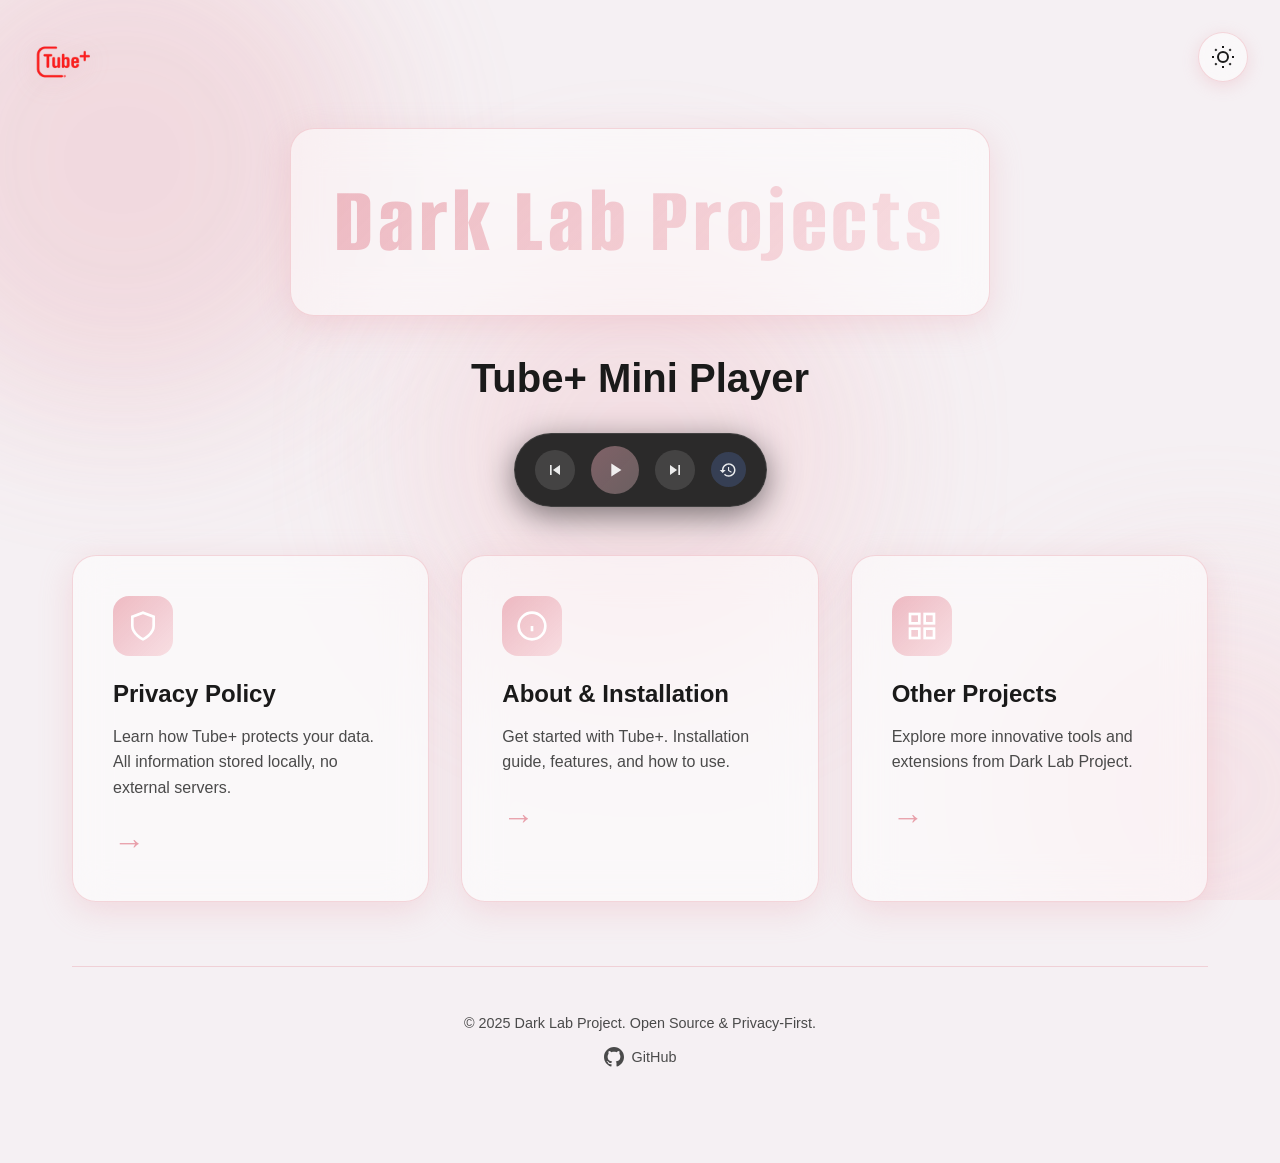
<file: index.html>
<!DOCTYPE html>
<html lang="en">
<head>
    <meta charset="UTF-8">
    <meta name="viewport" content="width=device-width, initial-scale=1.0">
    <title>Tube+ | Dark Lab Project</title>
    <meta name="description" content="Tube+ - A privacy-first YouTube mini player extension for Chrome">
    <link rel="stylesheet" href="styles.css">
    <link rel="icon" type="image/png" href="icon128.png">
    <!-- Google Fonts -->
    <link rel="preconnect" href="https://fonts.googleapis.com">
    <link rel="preconnect" href="https://fonts.gstatic.com" crossorigin>
    <link href="https://fonts.googleapis.com/css2?family=Alumni+Sans:wght@400;700;800&family=Agdasima:wght@400;700&family=Comfortaa:wght@400;600;700&display=swap" rel="stylesheet">
</head>
<body>
    <!-- Dark Mode Toggle -->
    <button class="theme-toggle" id="themeToggle" aria-label="Toggle dark mode">
        <svg class="sun-icon" viewBox="0 0 24 24" fill="none" stroke="currentColor" stroke-width="2">
            <circle cx="12" cy="12" r="5"/>
            <line x1="12" y1="1" x2="12" y2="3"/>
            <line x1="12" y1="21" x2="12" y2="23"/>
            <line x1="4.22" y1="4.22" x2="5.64" y2="5.64"/>
            <line x1="18.36" y1="18.36" x2="19.78" y2="19.78"/>
            <line x1="1" y1="12" x2="3" y2="12"/>
            <line x1="21" y1="12" x2="23" y2="12"/>
            <line x1="4.22" y1="19.78" x2="5.64" y2="18.36"/>
            <line x1="18.36" y1="5.64" x2="19.78" y2="4.22"/>
        </svg>
        <svg class="moon-icon" viewBox="0 0 24 24" fill="none" stroke="currentColor" stroke-width="2">
            <path d="M21 12.79A9 9 0 1 1 11.21 3 7 7 0 0 0 21 12.79z"/>
        </svg>
    </button>

    <!-- Animated Background -->
    <div class="background-blur">
        <div class="blob blob-1"></div>
        <div class="blob blob-2"></div>
        <div class="blob blob-3"></div>
    </div>

    <!-- Main Container -->
    <div class="container">
        <!-- Logo in top-left corner -->
        <div class="corner-logo">
            <img src="icon128.png" alt="Tube+ Logo">
        </div>

        <!-- Header / Banner -->
        <header class="header">
            <div class="title-card">
                <h1 class="title">Dark Lab Projects</h1>
            </div>
        </header>

        <!-- Product Presentation -->
        <section class="product-presentation">
            <h2 class="presentation-title">Tube+ Mini Player</h2>
            
            <div class="demo-player">
                <button class="demo-btn demo-prev" id="demo-prev" aria-label="Previous">
                    <svg viewBox="0 0 24 24" fill="currentColor">
                        <path d="M6 6h2v12H6zm3.5 6l8.5 6V6z"/>
                    </svg>
                </button>

                <button class="demo-btn demo-play" id="demo-play" aria-label="Play">
                    <svg class="play-icon" viewBox="0 0 24 24" fill="currentColor">
                        <path d="M8 5v14l11-7z"/>
                    </svg>
                    <svg class="pause-icon" viewBox="0 0 24 24" fill="currentColor">
                        <path d="M6 4h4v16H6zM14 4h4v16h-4z"/>
                    </svg>
                </button>

                <button class="demo-btn demo-next" id="demo-next" aria-label="Next">
                    <svg viewBox="0 0 24 24" fill="currentColor">
                        <path d="M6 18l8.5-6L6 6v12zM16 6v12h2V6h-2z"/>
                    </svg>
                </button>

                <button class="demo-btn demo-history" id="demo-history" aria-label="History">
                    <svg viewBox="0 0 24 24" fill="currentColor">
                        <path d="M13 3c-4.97 0-9 4.03-9 9H1l3.89 3.89.07.14L9 12H6c0-3.87 3.13-7 7-7s7 3.13 7 7-3.13 7-7 7c-1.93 0-3.68-.79-4.94-2.06l-1.42 1.42C8.27 19.99 10.51 21 13 21c4.97 0 9-4.03 9-9s-4.03-9-9-9zm-1 5v5l4.28 2.54.72-1.21-3.5-2.08V8H12z"/>
                    </svg>
                </button>
            </div>
        </section>

        <!-- Cards Section -->
        <main class="cards-grid">
            <!-- Privacy Policy Card -->
            <a href="privacy.html" class="card">
                <div class="card-icon">
                    <svg viewBox="0 0 24 24" fill="none" stroke="currentColor" stroke-width="2">
                        <path d="M12 22s8-4 8-10V5l-8-3-8 3v7c0 6 8 10 8 10z"/>
                    </svg>
                </div>
                <h3 class="card-title">Privacy Policy</h3>
                <p class="card-description">
                    Learn how Tube+ protects your data. All information stored locally, no external servers.
                </p>
                <div class="card-arrow">→</div>
            </a>

            <!-- About / Installation Card -->
            <a href="about.html" class="card">
                <div class="card-icon">
                    <svg viewBox="0 0 24 24" fill="none" stroke="currentColor" stroke-width="2">
                        <circle cx="12" cy="12" r="10"/>
                        <line x1="12" y1="16" x2="12" y2="12"/>
                        <line x1="12" y1="8" x2="12.01" y2="8"/>
                    </svg>
                </div>
                <h3 class="card-title">About & Installation</h3>
                <p class="card-description">
                    Get started with Tube+. Installation guide, features, and how to use.
                </p>
                <div class="card-arrow">→</div>
            </a>

            <!-- Other Projects Card -->
            <a href="projects.html" class="card">
                <div class="card-icon">
                    <svg viewBox="0 0 24 24" fill="none" stroke="currentColor" stroke-width="2">
                        <rect x="3" y="3" width="7" height="7"/>
                        <rect x="14" y="3" width="7" height="7"/>
                        <rect x="14" y="14" width="7" height="7"/>
                        <rect x="3" y="14" width="7" height="7"/>
                    </svg>
                </div>
                <h3 class="card-title">Other Projects</h3>
                <p class="card-description">
                    Explore more innovative tools and extensions from Dark Lab Project.
                </p>
                <div class="card-arrow">→</div>
            </a>
        </main>

        <!-- Footer -->
        <footer class="footer">
            <p>© 2025 Dark Lab Project. Open Source & Privacy-First.</p>
            <div class="footer-links">
                <a href="https://github.com/darklabproject24/TubePlus" target="_blank" rel="noopener noreferrer">
                    <svg viewBox="0 0 24 24" fill="currentColor">
                        <path d="M12 0c-6.626 0-12 5.373-12 12 0 5.302 3.438 9.8 8.207 11.387.599.111.793-.261.793-.577v-2.234c-3.338.726-4.033-1.416-4.033-1.416-.546-1.387-1.333-1.756-1.333-1.756-1.089-.745.083-.729.083-.729 1.205.084 1.839 1.237 1.839 1.237 1.07 1.834 2.807 1.304 3.492.997.107-.775.418-1.305.762-1.604-2.665-.305-5.467-1.334-5.467-5.931 0-1.311.469-2.381 1.236-3.221-.124-.303-.535-1.524.117-3.176 0 0 1.008-.322 3.301 1.23.957-.266 1.983-.399 3.003-.404 1.02.005 2.047.138 3.006.404 2.291-1.552 3.297-1.23 3.297-1.23.653 1.653.242 2.874.118 3.176.77.84 1.235 1.911 1.235 3.221 0 4.609-2.807 5.624-5.479 5.921.43.372.823 1.102.823 2.222v3.293c0 .319.192.694.801.576 4.765-1.589 8.199-6.086 8.199-11.386 0-6.627-5.373-12-12-12z"/>
                    </svg>
                    GitHub
                </a>
            </div>
        </footer>
    </div>

    <script src="script.js"></script>
</body>
</html>
</file>
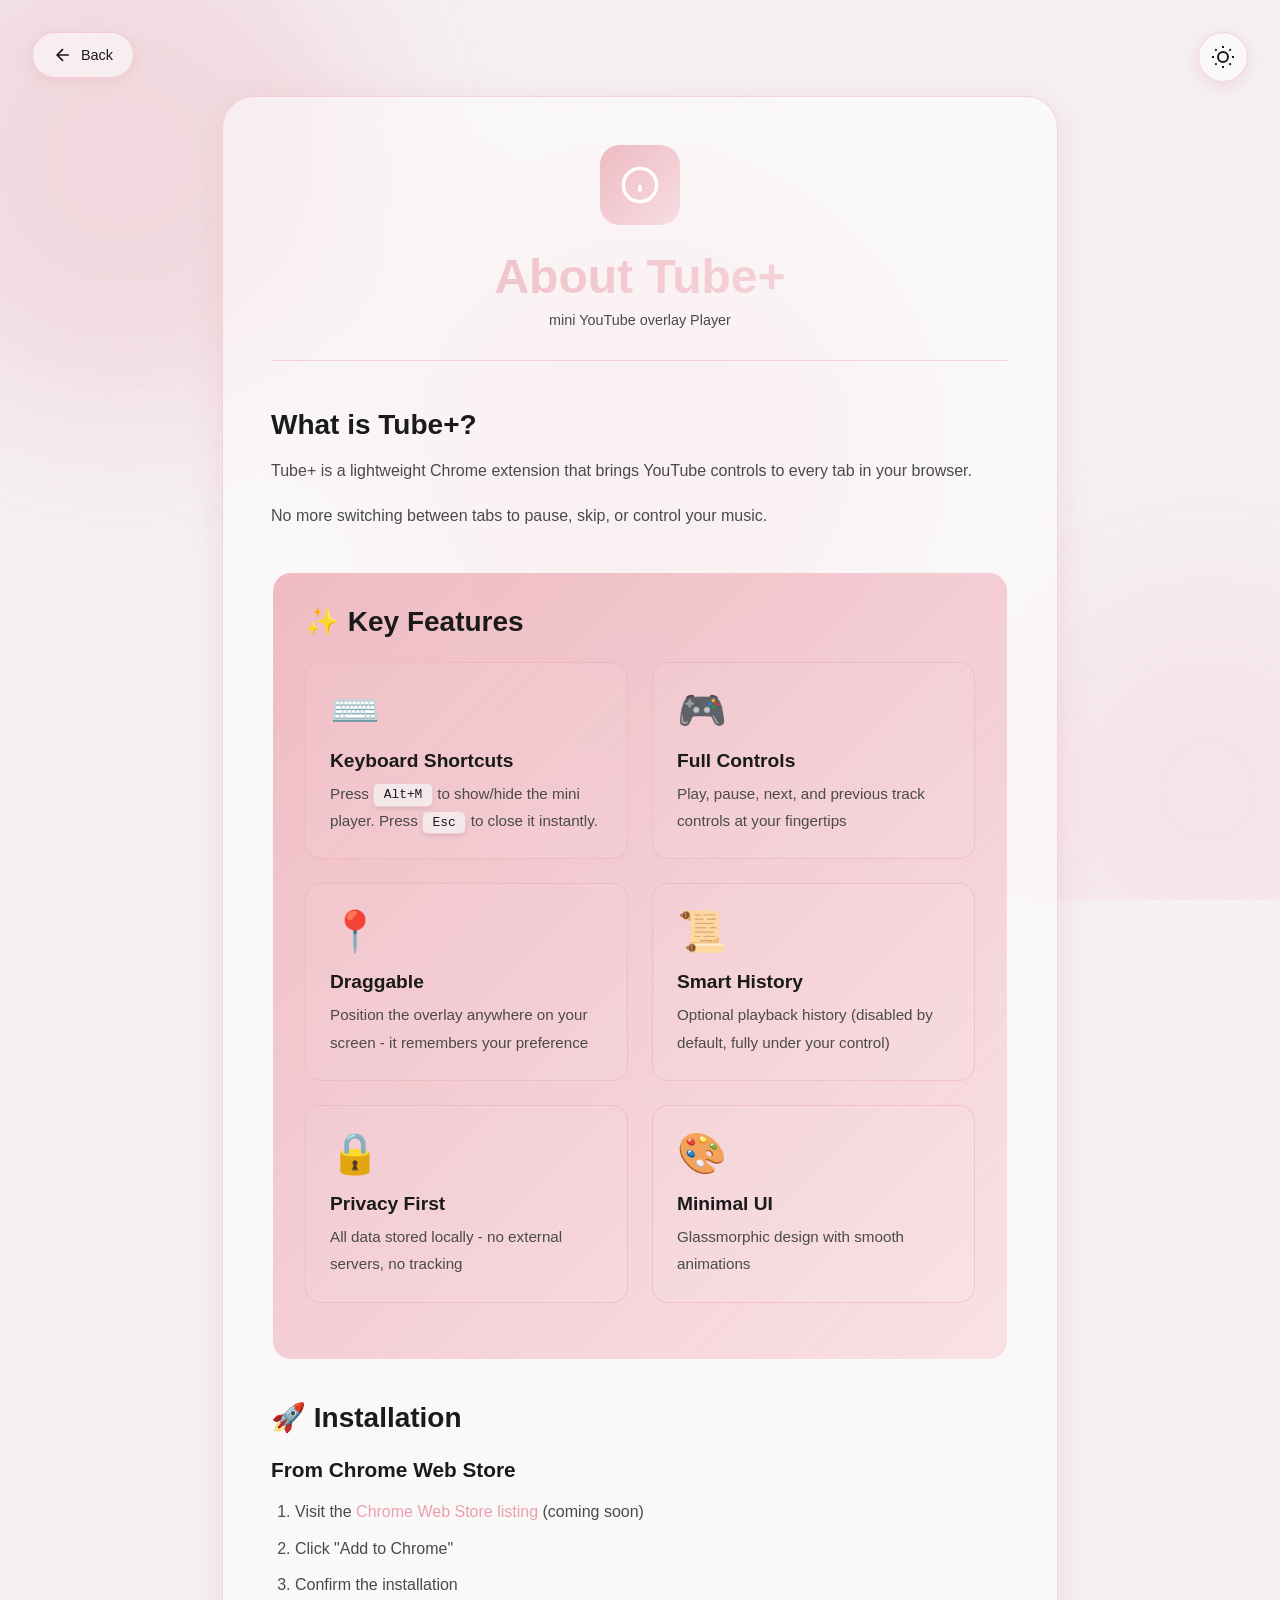
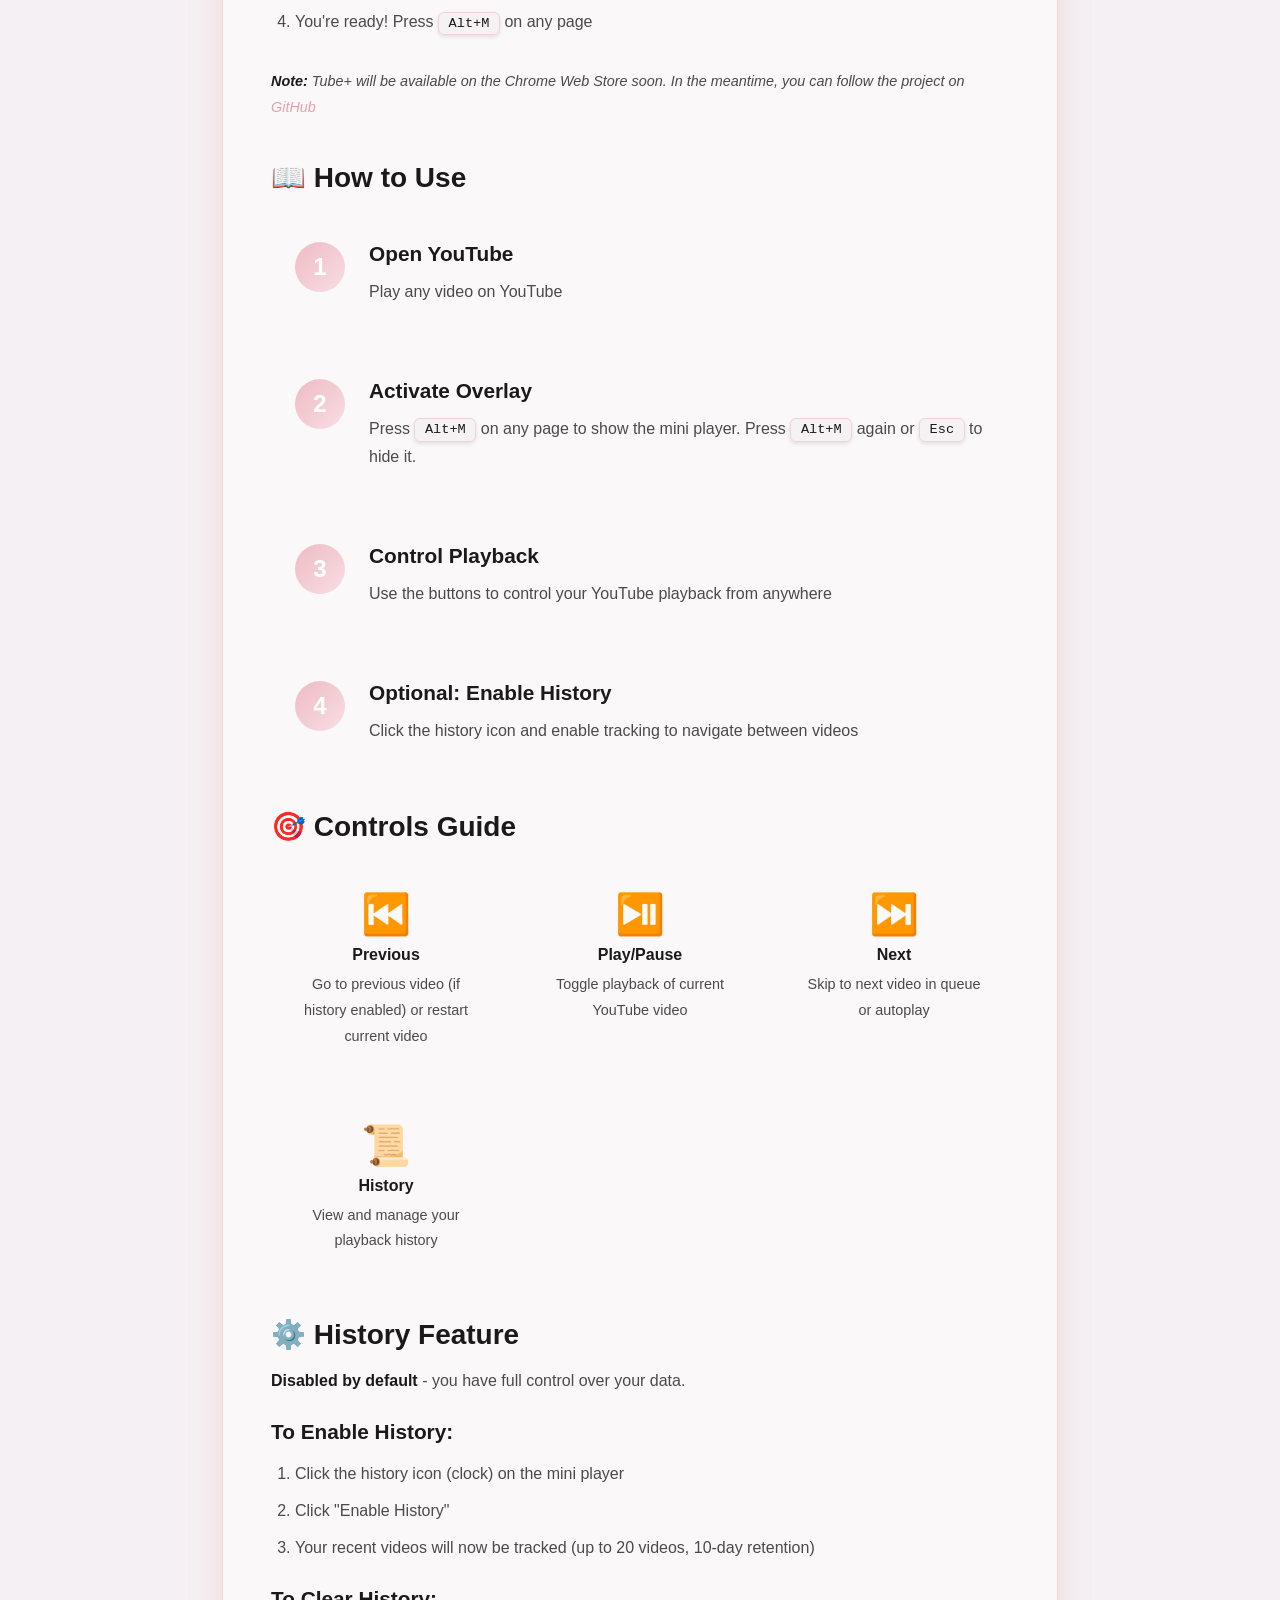
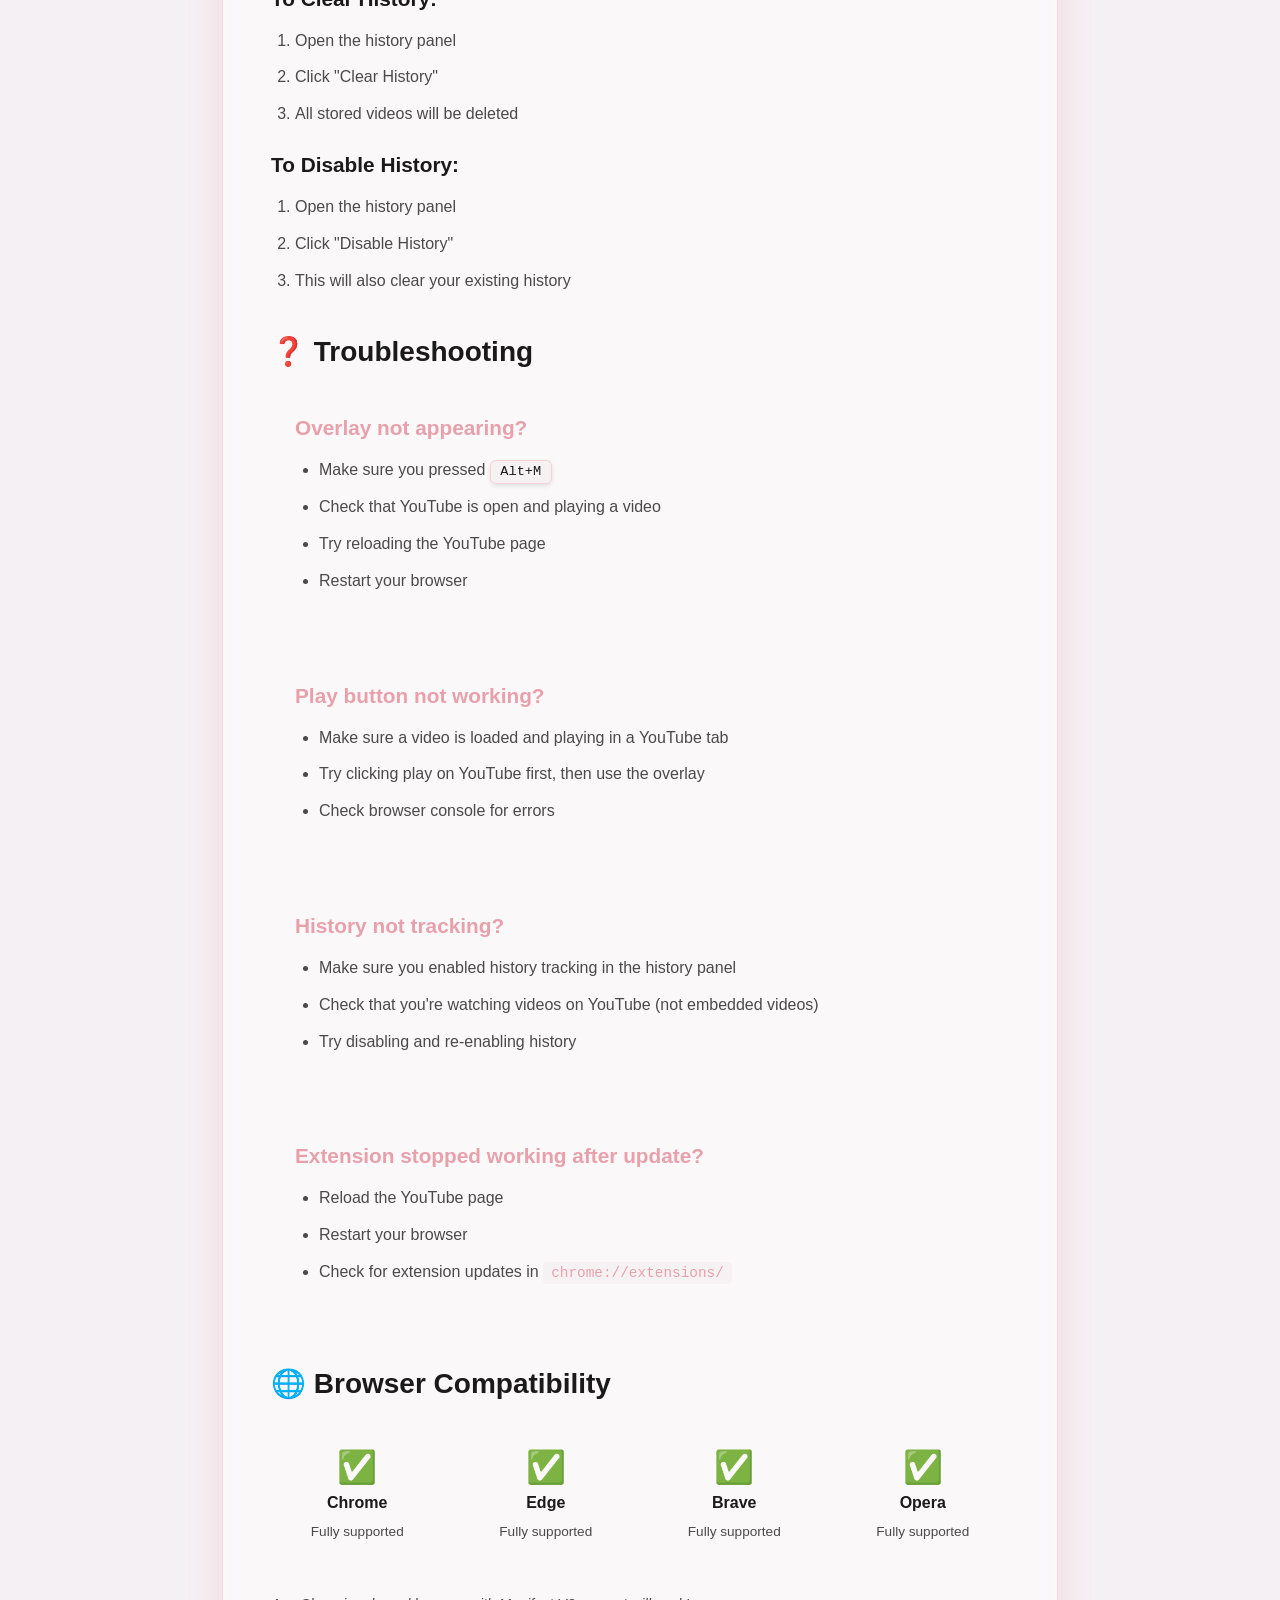
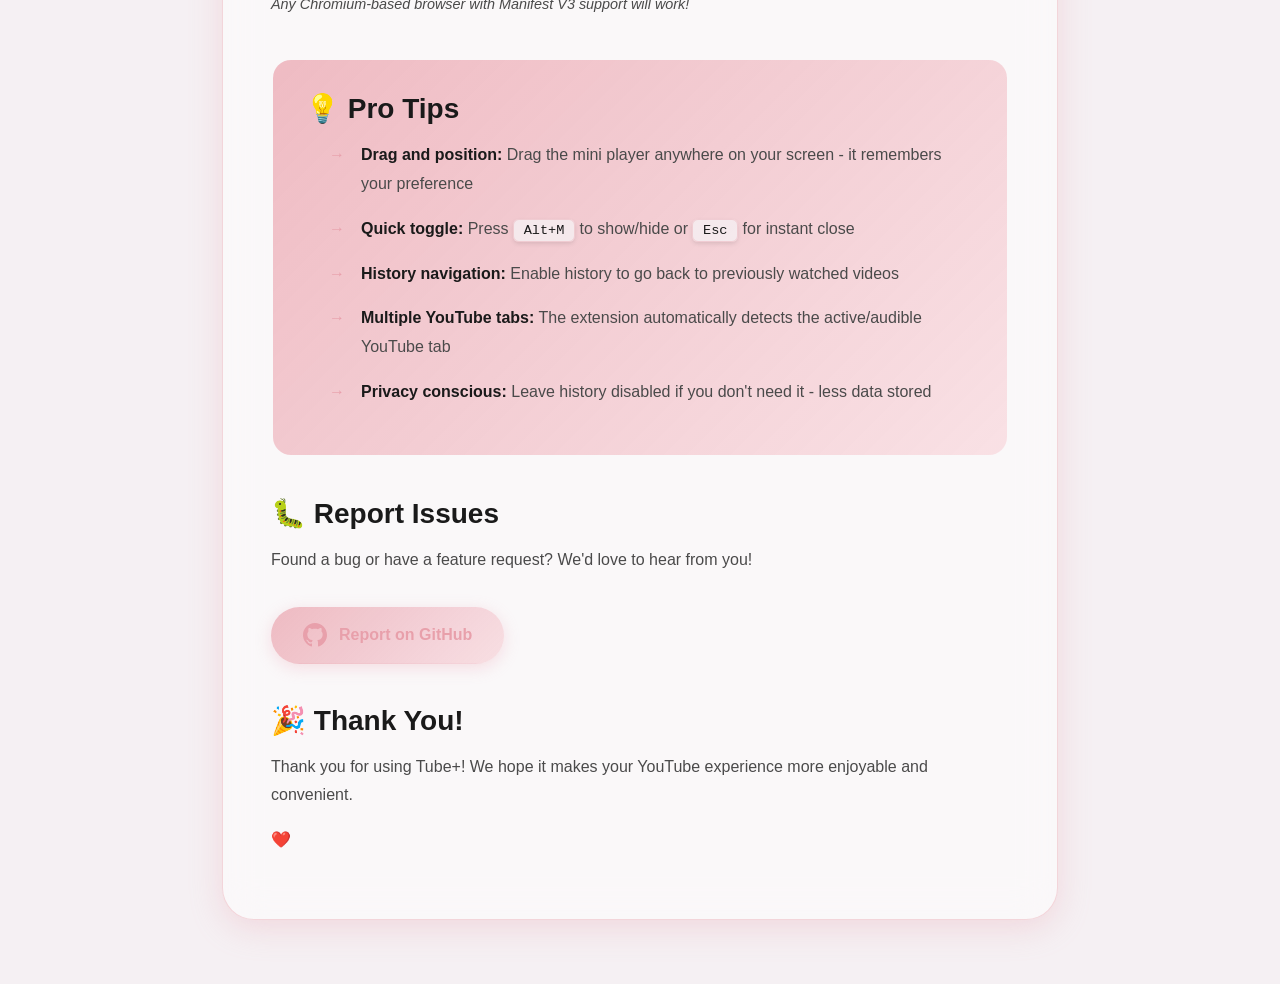
<file: about.html>
<!DOCTYPE html>
<html lang="en">
<head>
    <meta charset="UTF-8">
    <meta name="viewport" content="width=device-width, initial-scale=1.0">
    <title>About & Installation | Tube+ | Dark Lab Project</title>
    <meta name="description" content="Learn about Tube+ and how to install it">
    <link rel="stylesheet" href="styles.css">
    <link rel="stylesheet" href="page-styles.css">
    <link rel="icon" type="image/png" href="icon128.png">
</head>
<body>
    <!-- Dark Mode Toggle -->
    <button class="theme-toggle" id="themeToggle" aria-label="Toggle dark mode">
        <svg class="sun-icon" viewBox="0 0 24 24" fill="none" stroke="currentColor" stroke-width="2">
            <circle cx="12" cy="12" r="5"/>
            <line x1="12" y1="1" x2="12" y2="3"/>
            <line x1="12" y1="21" x2="12" y2="23"/>
            <line x1="4.22" y1="4.22" x2="5.64" y2="5.64"/>
            <line x1="18.36" y1="18.36" x2="19.78" y2="19.78"/>
            <line x1="1" y1="12" x2="3" y2="12"/>
            <line x1="21" y1="12" x2="23" y2="12"/>
            <line x1="4.22" y1="19.78" x2="5.64" y2="18.36"/>
            <line x1="18.36" y1="5.64" x2="19.78" y2="4.22"/>
        </svg>
        <svg class="moon-icon" viewBox="0 0 24 24" fill="none" stroke="currentColor" stroke-width="2">
            <path d="M21 12.79A9 9 0 1 1 11.21 3 7 7 0 0 0 21 12.79z"/>
        </svg>
    </button>

    <!-- Back Button -->
    <a href="index.html" class="back-button">
        <svg viewBox="0 0 24 24" fill="none" stroke="currentColor" stroke-width="2">
            <path d="M19 12H5M12 19l-7-7 7-7"/>
        </svg>
        Back
    </a>

    <!-- Animated Background -->
    <div class="background-blur">
        <div class="blob blob-1"></div>
        <div class="blob blob-2"></div>
        <div class="blob blob-3"></div>
    </div>

    <!-- Main Container -->
    <div class="container page-container">
        <article class="content-card">
            <header class="page-header">
                <div class="icon-badge">
                    <svg viewBox="0 0 24 24" fill="none" stroke="currentColor" stroke-width="2">
                        <circle cx="12" cy="12" r="10"/>
                        <line x1="12" y1="16" x2="12" y2="12"/>
                        <line x1="12" y1="8" x2="12.01" y2="8"/>
                    </svg>
                </div>
                <h1>About Tube+</h1>
                <p class="last-updated">mini YouTube overlay Player</p>
            </header>

            <div class="content-section">
                <h2>What is Tube+?</h2>
                <p>Tube+ is a lightweight Chrome extension that brings YouTube controls to every tab in your browser.</p>
                <p>No more switching between tabs to pause, skip, or control your music.</p>
            </div>

            <div class="content-section highlight-section">
                <h2>✨ Key Features</h2>
                <div class="feature-grid-detailed">
                    <div class="feature-card">
                        <div class="feature-card-icon">⌨️</div>
                        <h3>Keyboard Shortcuts</h3>
                        <p>Press <kbd>Alt+M</kbd> to show/hide the mini player. Press <kbd>Esc</kbd> to close it instantly.</p>
                    </div>
                    <div class="feature-card">
                        <div class="feature-card-icon">🎮</div>
                        <h3>Full Controls</h3>
                        <p>Play, pause, next, and previous track controls at your fingertips</p>
                    </div>
                    <div class="feature-card">
                        <div class="feature-card-icon">📍</div>
                        <h3>Draggable</h3>
                        <p>Position the overlay anywhere on your screen - it remembers your preference</p>
                    </div>
                    <div class="feature-card">
                        <div class="feature-card-icon">📜</div>
                        <h3>Smart History</h3>
                        <p>Optional playback history (disabled by default, fully under your control)</p>
                    </div>
                    <div class="feature-card">
                        <div class="feature-card-icon">🔒</div>
                        <h3>Privacy First</h3>
                        <p>All data stored locally - no external servers, no tracking</p>
                    </div>
                    <div class="feature-card">
                        <div class="feature-card-icon">🎨</div>
                        <h3>Minimal UI</h3>
                        <p>Glassmorphic design with smooth animations</p>
                    </div>
                </div>
            </div>

            <div class="content-section">
                <h2>🚀 Installation</h2>
                
                <h3>From Chrome Web Store</h3>
                <ol>
                    <li>Visit the <a href="#" target="_blank">Chrome Web Store listing</a> (coming soon)</li>
                    <li>Click "Add to Chrome"</li>
                    <li>Confirm the installation</li>
                    <li>You're ready! Press <kbd>Alt+M</kbd> on any page</li>
                </ol>

                <p class="note" style="margin-top: 2rem;">
                    <strong>Note:</strong> Tube+ will be available on the Chrome Web Store soon. 
                    In the meantime, you can follow the project on <a href="https://github.com/darklabproject24/TubePlus" target="_blank">GitHub</a>
                </p>
            </div>

            <div class="content-section">
                <h2>📖 How to Use</h2>
                
                <div class="usage-step">
                    <div class="step-number">1</div>
                    <div class="step-content">
                        <h3>Open YouTube</h3>
                        <p>Play any video on YouTube</p>
                    </div>
                </div>

                <div class="usage-step">
                    <div class="step-number">2</div>
                    <div class="step-content">
                        <h3>Activate Overlay</h3>
                        <p>Press <kbd>Alt+M</kbd> on any page to show the mini player.
Press <kbd>Alt+M</kbd> again or <kbd>Esc</kbd> to hide it.</p>
                    </div>
                </div>

                <div class="usage-step">
                    <div class="step-number">3</div>
                    <div class="step-content">
                        <h3>Control Playback</h3>
                        <p>Use the buttons to control your YouTube playback from anywhere</p>
                    </div>
                </div>

                <div class="usage-step">
                    <div class="step-number">4</div>
                    <div class="step-content">
                        <h3>Optional: Enable History</h3>
                        <p>Click the history icon and enable tracking to navigate between videos</p>
                    </div>
                </div>
            </div>

            <div class="content-section">
                <h2>🎯 Controls Guide</h2>
                <div class="controls-grid">
                    <div class="control-item">
                        <div class="control-icon">⏮️</div>
                        <strong>Previous</strong>
                        <p>Go to previous video (if history enabled) or restart current video</p>
                    </div>
                    <div class="control-item">
                        <div class="control-icon">⏯️</div>
                        <strong>Play/Pause</strong>
                        <p>Toggle playback of current YouTube video</p>
                    </div>
                    <div class="control-item">
                        <div class="control-icon">⏭️</div>
                        <strong>Next</strong>
                        <p>Skip to next video in queue or autoplay</p>
                    </div>
                    <div class="control-item">
                        <div class="control-icon">📜</div>
                        <strong>History</strong>
                        <p>View and manage your playback history</p>
                    </div>
                </div>
            </div>

            <div class="content-section">
                <h2>⚙️ History Feature</h2>
                <p><strong>Disabled by default</strong> - you have full control over your data.</p>
                
                <h3>To Enable History:</h3>
                <ol>
                    <li>Click the history icon (clock) on the mini player</li>
                    <li>Click "Enable History"</li>
                    <li>Your recent videos will now be tracked (up to 20 videos, 10-day retention)</li>
                </ol>

                <h3>To Clear History:</h3>
                <ol>
                    <li>Open the history panel</li>
                    <li>Click "Clear History"</li>
                    <li>All stored videos will be deleted</li>
                </ol>

                <h3>To Disable History:</h3>
                <ol>
                    <li>Open the history panel</li>
                    <li>Click "Disable History"</li>
                    <li>This will also clear your existing history</li>
                </ol>
            </div>

            <div class="content-section">
                <h2>❓ Troubleshooting</h2>
                
                <div class="faq-item">
                    <h3>Overlay not appearing?</h3>
                    <ul>
                        <li>Make sure you pressed <kbd>Alt+M</kbd></li>
                        <li>Check that YouTube is open and playing a video</li>
                        <li>Try reloading the YouTube page</li>
                        <li>Restart your browser</li>
                    </ul>
                </div>

                <div class="faq-item">
                    <h3>Play button not working?</h3>
                    <ul>
                        <li>Make sure a video is loaded and playing in a YouTube tab</li>
                        <li>Try clicking play on YouTube first, then use the overlay</li>
                        <li>Check browser console for errors</li>
                    </ul>
                </div>

                <div class="faq-item">
                    <h3>History not tracking?</h3>
                    <ul>
                        <li>Make sure you enabled history tracking in the history panel</li>
                        <li>Check that you're watching videos on YouTube (not embedded videos)</li>
                        <li>Try disabling and re-enabling history</li>
                    </ul>
                </div>

                <div class="faq-item">
                    <h3>Extension stopped working after update?</h3>
                    <ul>
                        <li>Reload the YouTube page</li>
                        <li>Restart your browser</li>
                        <li>Check for extension updates in <code>chrome://extensions/</code></li>
                    </ul>
                </div>
            </div>

            <div class="content-section">
                <h2>🌐 Browser Compatibility</h2>
                <div class="compatibility-grid">
                    <div class="compat-item">
                        <div class="compat-icon">✅</div>
                        <strong>Chrome</strong>
                        <p>Fully supported</p>
                    </div>
                    <div class="compat-item">
                        <div class="compat-icon">✅</div>
                        <strong>Edge</strong>
                        <p>Fully supported</p>
                    </div>
                    <div class="compat-item">
                        <div class="compat-icon">✅</div>
                        <strong>Brave</strong>
                        <p>Fully supported</p>
                    </div>
                    <div class="compat-item">
                        <div class="compat-icon">✅</div>
                        <strong>Opera</strong>
                        <p>Fully supported</p>
                    </div>
                </div>
                <p class="note">Any Chromium-based browser with Manifest V3 support will work!</p>
            </div>

            <div class="content-section highlight-section">
                <h2>💡 Pro Tips</h2>
                <ul class="pro-tips">
                    <li><strong>Drag and position:</strong> Drag the mini player anywhere on your screen - it remembers your preference</li>
                    <li><strong>Quick toggle:</strong> Press <kbd>Alt+M</kbd> to show/hide or <kbd>Esc</kbd> for instant close</li>
                    <li><strong>History navigation:</strong> Enable history to go back to previously watched videos</li>
                    <li><strong>Multiple YouTube tabs:</strong> The extension automatically detects the active/audible YouTube tab</li>
                    <li><strong>Privacy conscious:</strong> Leave history disabled if you don't need it - less data stored</li>
                </ul>
            </div>

            <div class="content-section">
                <h2>🐛 Report Issues</h2>
                <p>Found a bug or have a feature request? We'd love to hear from you!</p>
                <a href="https://github.com/darklabproject24/TubePlus/issues" target="_blank" class="cta-button">
                    <svg viewBox="0 0 24 24" fill="currentColor">
                        <path d="M12 0c-6.626 0-12 5.373-12 12 0 5.302 3.438 9.8 8.207 11.387.599.111.793-.261.793-.577v-2.234c-3.338.726-4.033-1.416-4.033-1.416-.546-1.387-1.333-1.756-1.333-1.756-1.089-.745.083-.729.083-.729 1.205.084 1.839 1.237 1.839 1.237 1.07 1.834 2.807 1.304 3.492.997.107-.775.418-1.305.762-1.604-2.665-.305-5.467-1.334-5.467-5.931 0-1.311.469-2.381 1.236-3.221-.124-.303-.535-1.524.117-3.176 0 0 1.008-.322 3.301 1.23.957-.266 1.983-.399 3.003-.404 1.02.005 2.047.138 3.006.404 2.291-1.552 3.297-1.23 3.297-1.23.653 1.653.242 2.874.118 3.176.77.84 1.235 1.911 1.235 3.221 0 4.609-2.807 5.624-5.479 5.921.43.372.823 1.102.823 2.222v3.293c0 .319.192.694.801.576 4.765-1.589 8.199-6.086 8.199-11.386 0-6.627-5.373-12-12-12z"/>
                    </svg>
                    Report on GitHub
                </a>
            </div>

            <div class="content-section">
                <h2>🎉 Thank You!</h2>
                <p>Thank you for using Tube+! We hope it makes your YouTube experience more enjoyable and convenient.</p>
                <p>❤️</p>
            </div>
        </article>
    </div>

    <script src="script.js"></script>
</body>
</html>
</file>
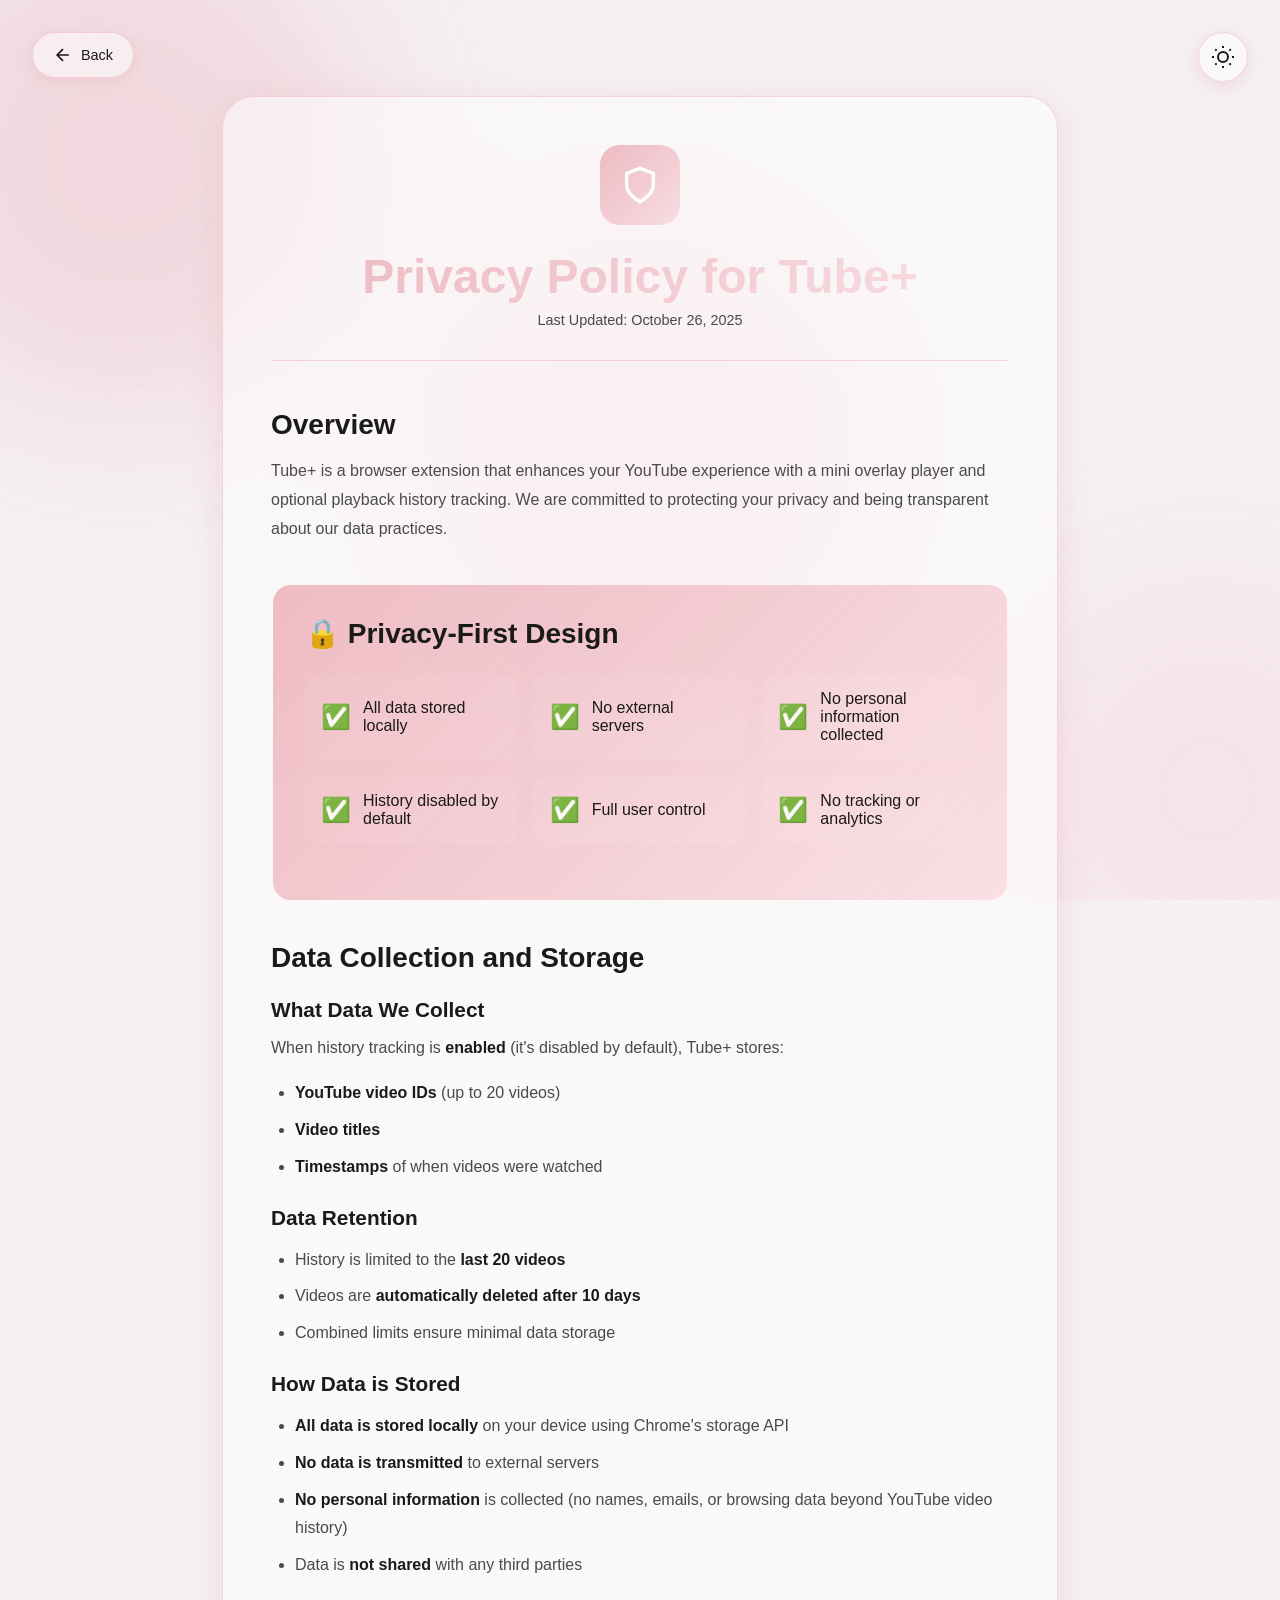
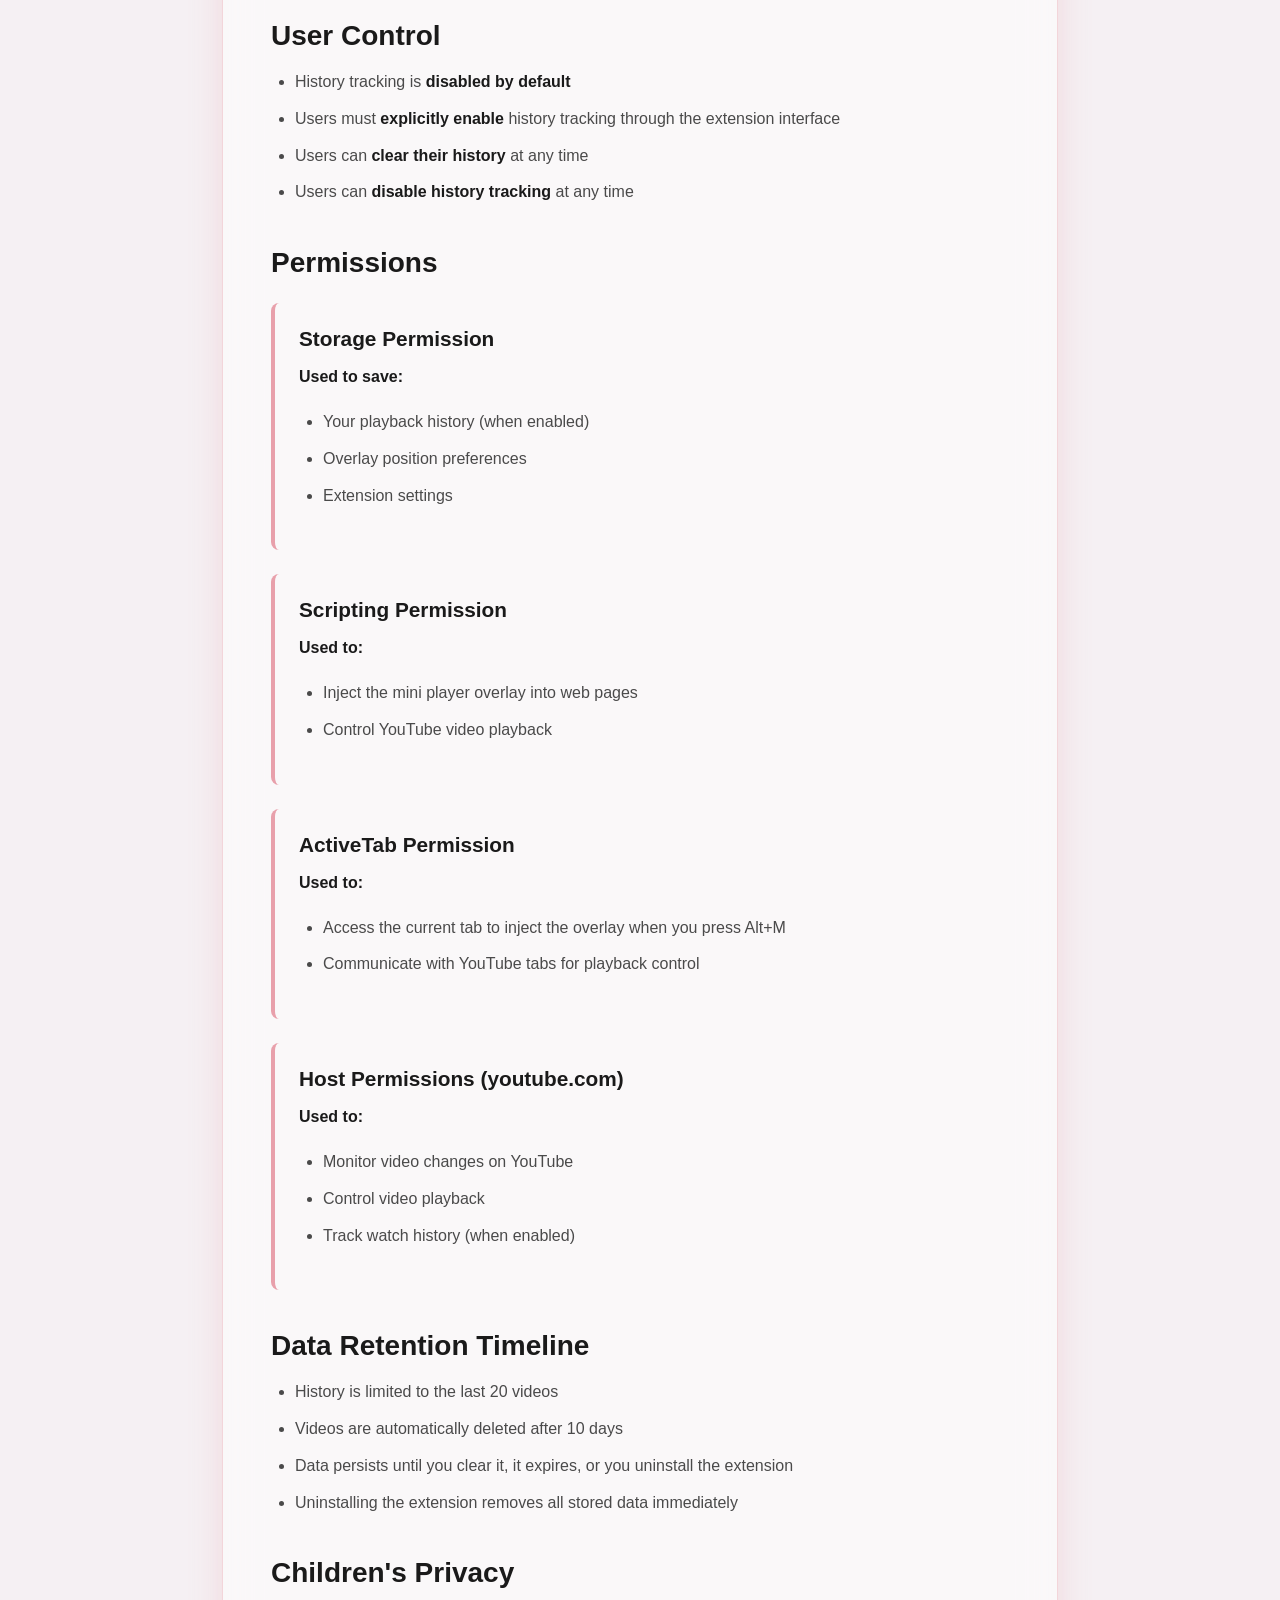
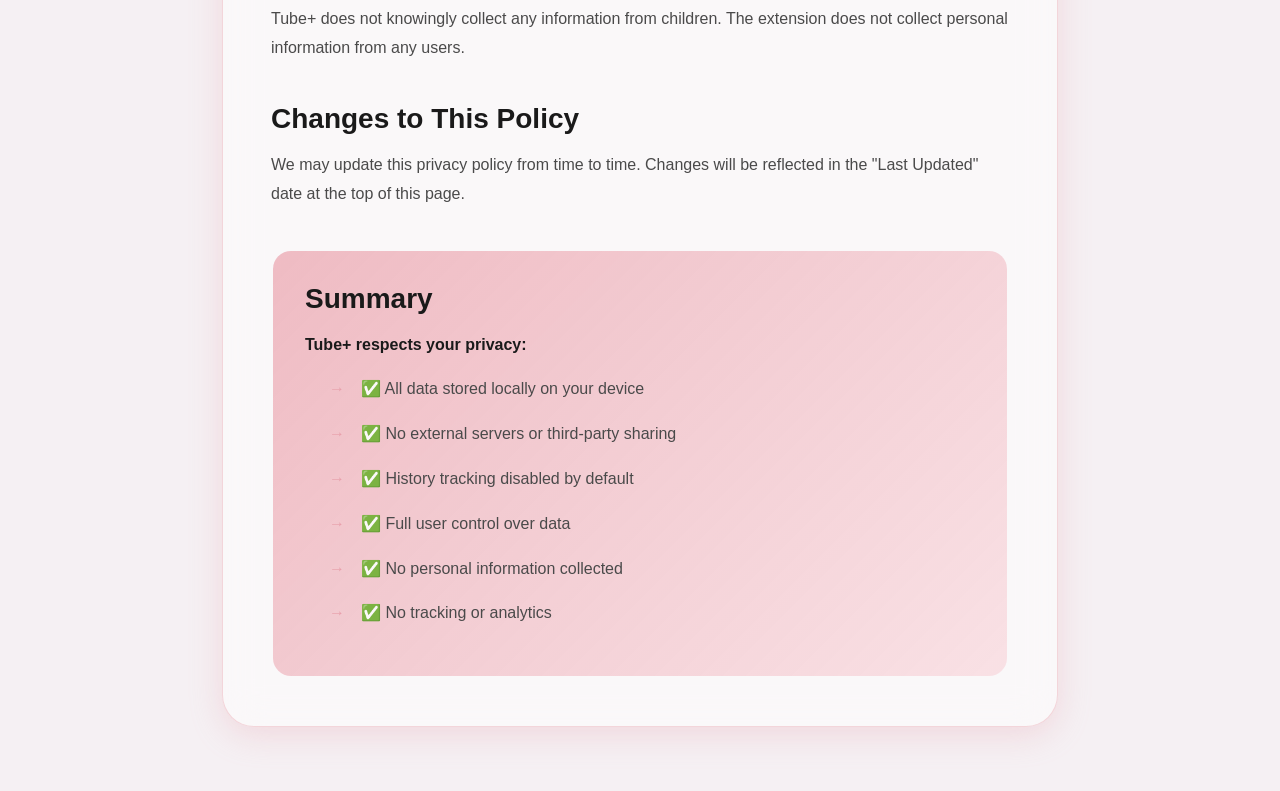
<file: privacy.html>
<!DOCTYPE html>
<html lang="en">
<head>
    <meta charset="UTF-8">
    <meta name="viewport" content="width=device-width, initial-scale=1.0">
    <title>Privacy Policy | Tube+ | Dark Lab Project</title>
    <meta name="description" content="Privacy Policy for Tube+ Chrome Extension">
    <link rel="stylesheet" href="styles.css">
    <link rel="stylesheet" href="page-styles.css">
    <link rel="icon" type="image/png" href="icon128.png">
</head>
<body>
    <!-- Dark Mode Toggle -->
    <button class="theme-toggle" id="themeToggle" aria-label="Toggle dark mode">
        <svg class="sun-icon" viewBox="0 0 24 24" fill="none" stroke="currentColor" stroke-width="2">
            <circle cx="12" cy="12" r="5"/>
            <line x1="12" y1="1" x2="12" y2="3"/>
            <line x1="12" y1="21" x2="12" y2="23"/>
            <line x1="4.22" y1="4.22" x2="5.64" y2="5.64"/>
            <line x1="18.36" y1="18.36" x2="19.78" y2="19.78"/>
            <line x1="1" y1="12" x2="3" y2="12"/>
            <line x1="21" y1="12" x2="23" y2="12"/>
            <line x1="4.22" y1="19.78" x2="5.64" y2="18.36"/>
            <line x1="18.36" y1="5.64" x2="19.78" y2="4.22"/>
        </svg>
        <svg class="moon-icon" viewBox="0 0 24 24" fill="none" stroke="currentColor" stroke-width="2">
            <path d="M21 12.79A9 9 0 1 1 11.21 3 7 7 0 0 0 21 12.79z"/>
        </svg>
    </button>

    <!-- Back Button -->
    <a href="index.html" class="back-button">
        <svg viewBox="0 0 24 24" fill="none" stroke="currentColor" stroke-width="2">
            <path d="M19 12H5M12 19l-7-7 7-7"/>
        </svg>
        Back
    </a>

    <!-- Animated Background -->
    <div class="background-blur">
        <div class="blob blob-1"></div>
        <div class="blob blob-2"></div>
        <div class="blob blob-3"></div>
    </div>

    <!-- Main Container -->
    <div class="container page-container">
        <article class="content-card">
            <header class="page-header">
                <div class="icon-badge">
                    <svg viewBox="0 0 24 24" fill="none" stroke="currentColor" stroke-width="2">
                        <path d="M12 22s8-4 8-10V5l-8-3-8 3v7c0 6 8 10 8 10z"/>
                    </svg>
                </div>
                <h1>Privacy Policy for Tube+</h1>
                <p class="last-updated">Last Updated: October 26, 2025</p>
            </header>

            <div class="content-section">
                <h2>Overview</h2>
                <p>Tube+ is a browser extension that enhances your YouTube experience with a mini overlay player and optional playback history tracking. We are committed to protecting your privacy and being transparent about our data practices.</p>
            </div>

            <div class="content-section highlight-section">
                <h2>🔒 Privacy-First Design</h2>
                <div class="feature-grid">
                    <div class="feature-item">
                        <span class="feature-icon">✅</span>
                        <span>All data stored locally</span>
                    </div>
                    <div class="feature-item">
                        <span class="feature-icon">✅</span>
                        <span>No external servers</span>
                    </div>
                    <div class="feature-item">
                        <span class="feature-icon">✅</span>
                        <span>No personal information collected</span>
                    </div>
                    <div class="feature-item">
                        <span class="feature-icon">✅</span>
                        <span>History disabled by default</span>
                    </div>
                    <div class="feature-item">
                        <span class="feature-icon">✅</span>
                        <span>Full user control</span>
                    </div>
                    <div class="feature-item">
                        <span class="feature-icon">✅</span>
                        <span>No tracking or analytics</span>
                    </div>
                </div>
            </div>

            <div class="content-section">
                <h2>Data Collection and Storage</h2>
                
                <h3>What Data We Collect</h3>
                <p>When history tracking is <strong>enabled</strong> (it's disabled by default), Tube+ stores:</p>
                <ul>
                    <li><strong>YouTube video IDs</strong> (up to 20 videos)</li>
                    <li><strong>Video titles</strong></li>
                    <li><strong>Timestamps</strong> of when videos were watched</li>
                </ul>

                <h3>Data Retention</h3>
                <ul>
                    <li>History is limited to the <strong>last 20 videos</strong></li>
                    <li>Videos are <strong>automatically deleted after 10 days</strong></li>
                    <li>Combined limits ensure minimal data storage</li>
                </ul>

                <h3>How Data is Stored</h3>
                <ul>
                    <li><strong>All data is stored locally</strong> on your device using Chrome's storage API</li>
                    <li><strong>No data is transmitted</strong> to external servers</li>
                    <li><strong>No personal information</strong> is collected (no names, emails, or browsing data beyond YouTube video history)</li>
                    <li>Data is <strong>not shared</strong> with any third parties</li>
                </ul>
            </div>

            <div class="content-section">
                <h2>User Control</h2>
                <ul>
                    <li>History tracking is <strong>disabled by default</strong></li>
                    <li>Users must <strong>explicitly enable</strong> history tracking through the extension interface</li>
                    <li>Users can <strong>clear their history</strong> at any time</li>
                    <li>Users can <strong>disable history tracking</strong> at any time</li>
                </ul>
            </div>

            <div class="content-section">
                <h2>Permissions</h2>
                
                <div class="permission-item">
                    <h3>Storage Permission</h3>
                    <p><strong>Used to save:</strong></p>
                    <ul>
                        <li>Your playback history (when enabled)</li>
                        <li>Overlay position preferences</li>
                        <li>Extension settings</li>
                    </ul>
                </div>

                <div class="permission-item">
                    <h3>Scripting Permission</h3>
                    <p><strong>Used to:</strong></p>
                    <ul>
                        <li>Inject the mini player overlay into web pages</li>
                        <li>Control YouTube video playback</li>
                    </ul>
                </div>

                <div class="permission-item">
                    <h3>ActiveTab Permission</h3>
                    <p><strong>Used to:</strong></p>
                    <ul>
                        <li>Access the current tab to inject the overlay when you press Alt+M</li>
                        <li>Communicate with YouTube tabs for playback control</li>
                    </ul>
                </div>

                <div class="permission-item">
                    <h3>Host Permissions (youtube.com)</h3>
                    <p><strong>Used to:</strong></p>
                    <ul>
                        <li>Monitor video changes on YouTube</li>
                        <li>Control video playback</li>
                        <li>Track watch history (when enabled)</li>
                    </ul>
                </div>
            </div>

            <div class="content-section">
                <h2>Data Retention Timeline</h2>
                <ul>
                    <li>History is limited to the last 20 videos</li>
                    <li>Videos are automatically deleted after 10 days</li>
                    <li>Data persists until you clear it, it expires, or you uninstall the extension</li>
                    <li>Uninstalling the extension removes all stored data immediately</li>
                </ul>
            </div>

            <div class="content-section">
                <h2>Children's Privacy</h2>
                <p>Tube+ does not knowingly collect any information from children. The extension does not collect personal information from any users.</p>
            </div>

            <div class="content-section">
                <h2>Changes to This Policy</h2>
                <p>We may update this privacy policy from time to time. Changes will be reflected in the "Last Updated" date at the top of this page.</p>
            </div>

            <div class="content-section highlight-section summary-section">
                <h2>Summary</h2>
                <p><strong>Tube+ respects your privacy:</strong></p>
                <ul class="summary-list">
                    <li>✅ All data stored locally on your device</li>
                    <li>✅ No external servers or third-party sharing</li>
                    <li>✅ History tracking disabled by default</li>
                    <li>✅ Full user control over data</li>
                    <li>✅ No personal information collected</li>
                    <li>✅ No tracking or analytics</li>
                </ul>
            </div>
        </article>
    </div>

    <script src="script.js"></script>
</body>
</html>
</file>
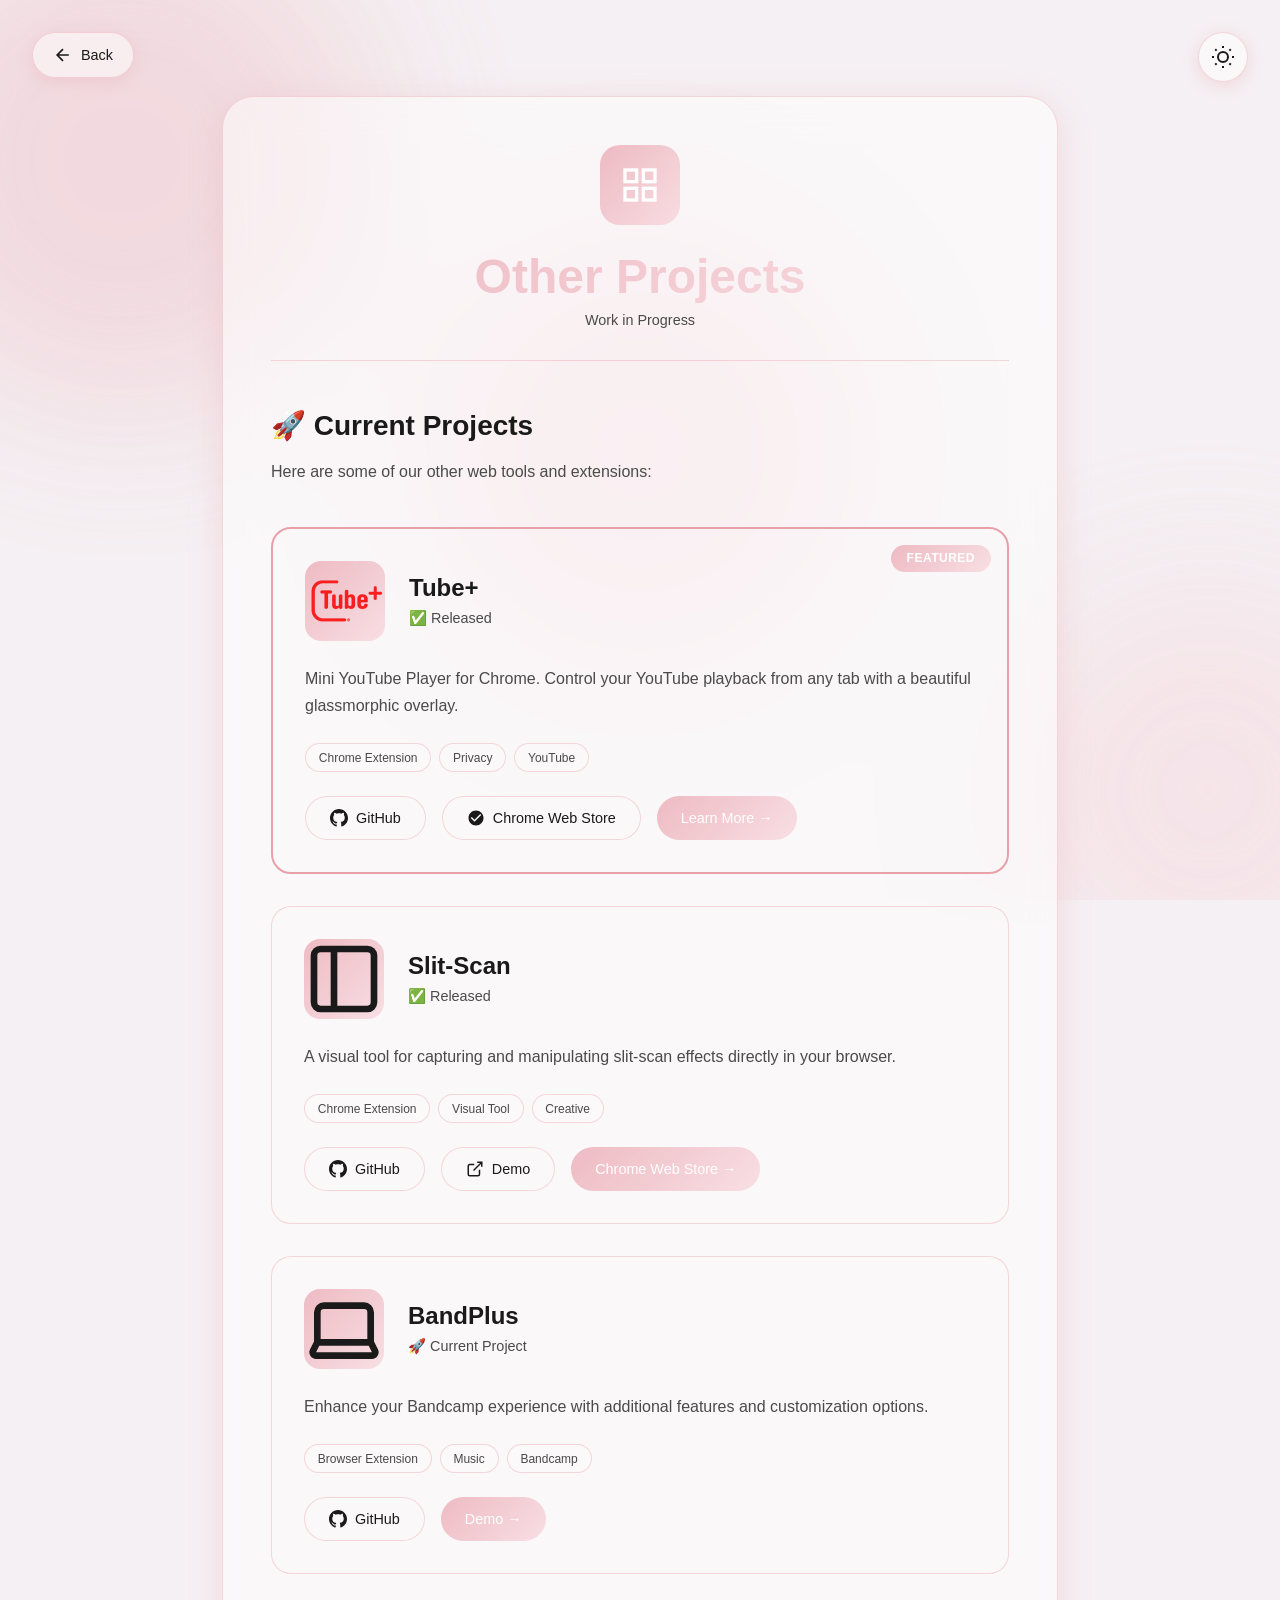
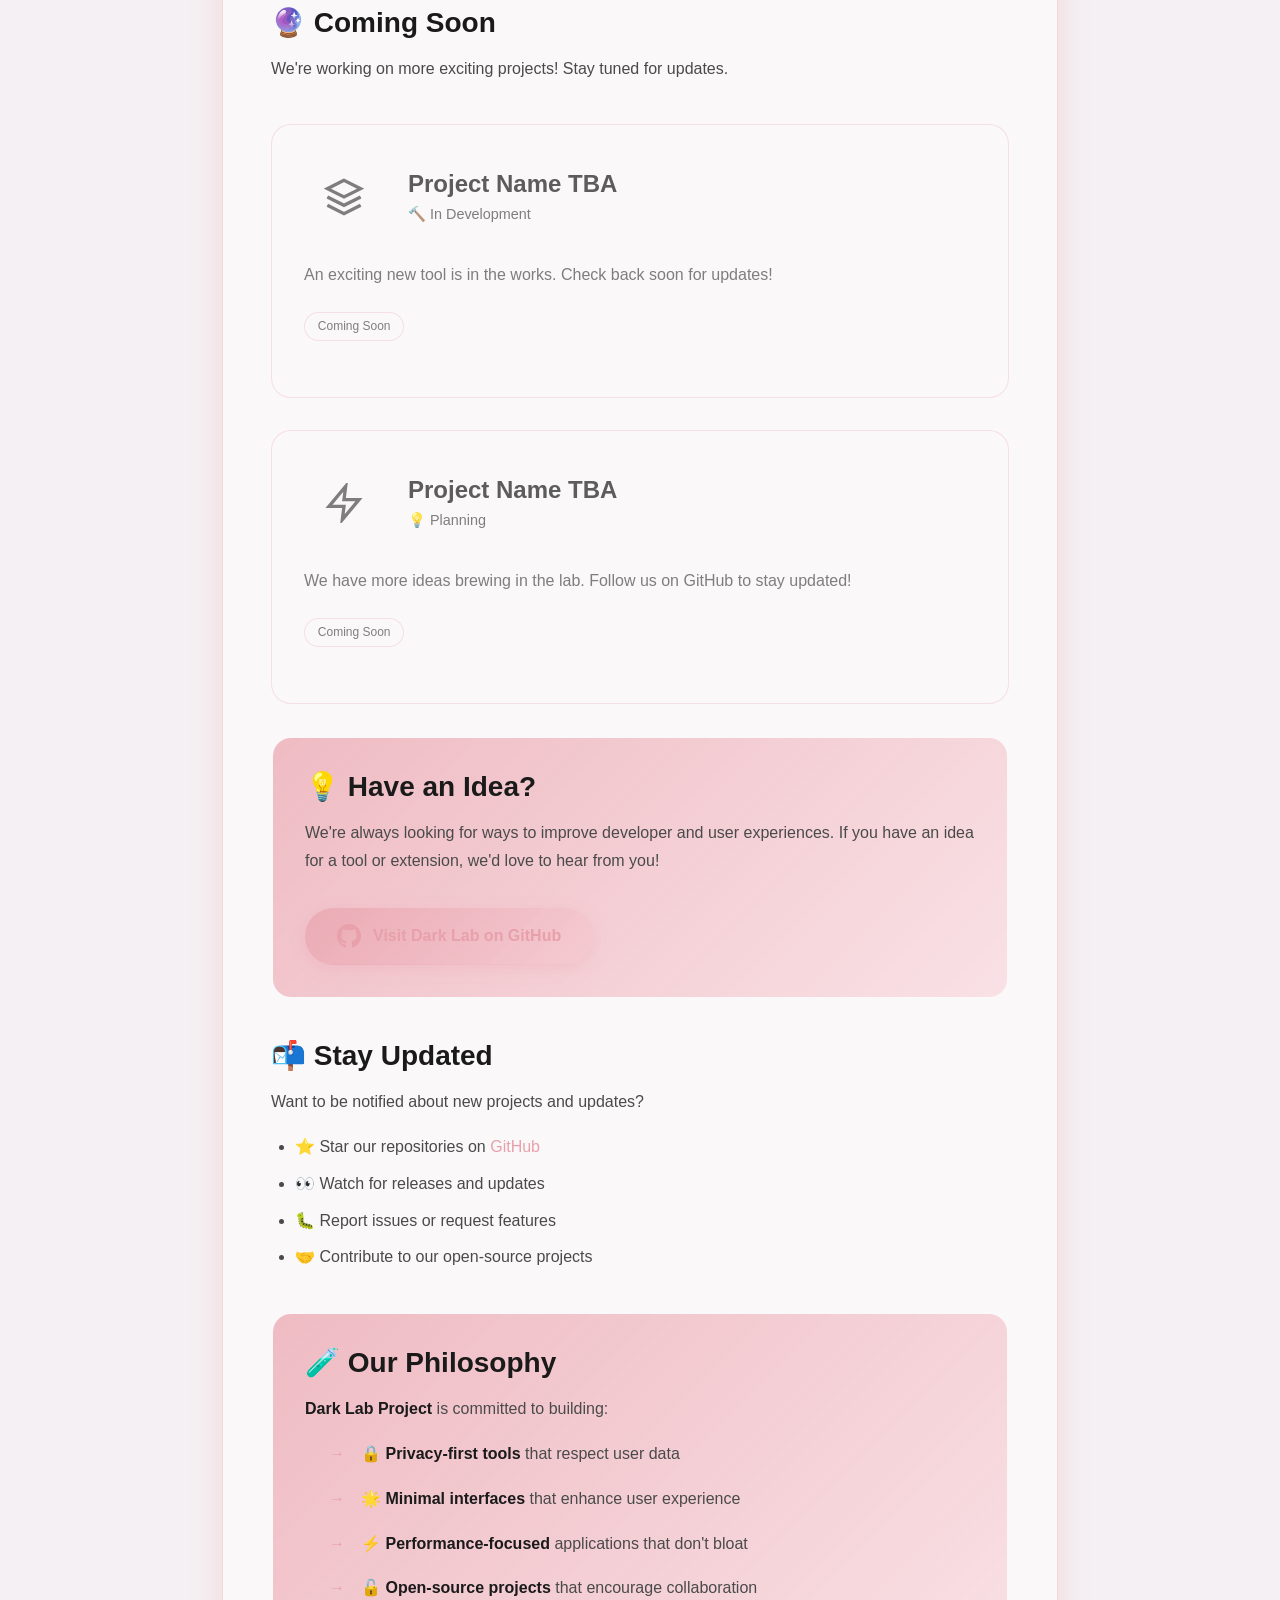
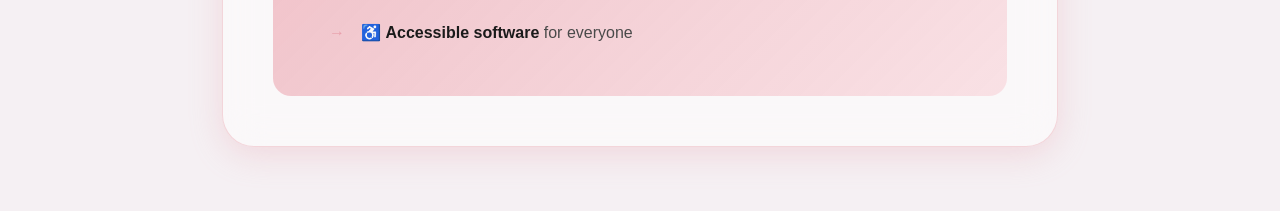
<file: projects.html>
<!DOCTYPE html>
<html lang="en">
<head>
    <meta charset="UTF-8">
    <meta name="viewport" content="width=device-width, initial-scale=1.0">
    <title>Other Projects | Dark Lab Project</title>
    <meta name="description" content="Explore more projects from Dark Lab">
    <link rel="stylesheet" href="styles.css">
    <link rel="stylesheet" href="page-styles.css">
    <link rel="icon" type="image/png" href="icon128.png">
</head>
<body>
    <!-- Dark Mode Toggle -->
    <button class="theme-toggle" id="themeToggle" aria-label="Toggle dark mode">
        <svg class="sun-icon" viewBox="0 0 24 24" fill="none" stroke="currentColor" stroke-width="2">
            <circle cx="12" cy="12" r="5"/>
            <line x1="12" y1="1" x2="12" y2="3"/>
            <line x1="12" y1="21" x2="12" y2="23"/>
            <line x1="4.22" y1="4.22" x2="5.64" y2="5.64"/>
            <line x1="18.36" y1="18.36" x2="19.78" y2="19.78"/>
            <line x1="1" y1="12" x2="3" y2="12"/>
            <line x1="21" y1="12" x2="23" y2="12"/>
            <line x1="4.22" y1="19.78" x2="5.64" y2="18.36"/>
            <line x1="18.36" y1="5.64" x2="19.78" y2="4.22"/>
        </svg>
        <svg class="moon-icon" viewBox="0 0 24 24" fill="none" stroke="currentColor" stroke-width="2">
            <path d="M21 12.79A9 9 0 1 1 11.21 3 7 7 0 0 0 21 12.79z"/>
        </svg>
    </button>

    <!-- Back Button -->
    <a href="index.html" class="back-button">
        <svg viewBox="0 0 24 24" fill="none" stroke="currentColor" stroke-width="2">
            <path d="M19 12H5M12 19l-7-7 7-7"/>
        </svg>
        Back
    </a>

    <!-- Animated Background -->
    <div class="background-blur">
        <div class="blob blob-1"></div>
        <div class="blob blob-2"></div>
        <div class="blob blob-3"></div>
    </div>

    <!-- Main Container -->
    <div class="container page-container">
        <article class="content-card">
            <header class="page-header">
                <div class="icon-badge">
                    <svg viewBox="0 0 24 24" fill="none" stroke="currentColor" stroke-width="2">
                        <rect x="3" y="3" width="7" height="7"/>
                        <rect x="14" y="3" width="7" height="7"/>
                        <rect x="14" y="14" width="7" height="7"/>
                        <rect x="3" y="14" width="7" height="7"/>
                    </svg>
                </div>
                <h1>Other Projects</h1>
                <p class="last-updated">Work in Progress</p>
            </header>

            <div class="content-section">
                <h2>🚀 Current Projects</h2>
                <p>Here are some of our other web tools and extensions:</p>
            </div>

            <!-- Tube+ Card (Featured) -->
            <div class="project-card featured">
                <div class="project-badge">Featured</div>
                <div class="project-header">
                    <div class="project-icon">
                        <img src="icon128.png" alt="Tube+ Logo">
                    </div>
                    <div class="project-info">
                        <h3>Tube+</h3>
                        <p class="project-status">✅ Released</p>
                    </div>
                </div>
                <p class="project-description">
                    Mini YouTube Player for Chrome. Control your YouTube playback from any tab with a beautiful glassmorphic overlay.
                </p>
                <div class="project-tags">
                    <span class="tag">Chrome Extension</span>
                    <span class="tag">Privacy</span>
                    <span class="tag">YouTube</span>
                </div>
                <div class="project-links">
                    <a href="https://github.com/darklabproject24/TubePlus" target="_blank" class="project-link">
                        <svg viewBox="0 0 24 24" fill="currentColor">
                            <path d="M12 0c-6.626 0-12 5.373-12 12 0 5.302 3.438 9.8 8.207 11.387.599.111.793-.261.793-.577v-2.234c-3.338.726-4.033-1.416-4.033-1.416-.546-1.387-1.333-1.756-1.333-1.756-1.089-.745.083-.729.083-.729 1.205.084 1.839 1.237 1.839 1.237 1.07 1.834 2.807 1.304 3.492.997.107-.775.418-1.305.762-1.604-2.665-.305-5.467-1.334-5.467-5.931 0-1.311.469-2.381 1.236-3.221-.124-.303-.535-1.524.117-3.176 0 0 1.008-.322 3.301 1.23.957-.266 1.983-.399 3.003-.404 1.02.005 2.047.138 3.006.404 2.291-1.552 3.297-1.23 3.297-1.23.653 1.653.242 2.874.118 3.176.77.84 1.235 1.911 1.235 3.221 0 4.609-2.807 5.624-5.479 5.921.43.372.823 1.102.823 2.222v3.293c0 .319.192.694.801.576 4.765-1.589 8.199-6.086 8.199-11.386 0-6.627-5.373-12-12-12z"/>
                        </svg>
                        GitHub
                    </a>
                    <a href="https://chromewebstore.google.com/detail/djpnebnbcgbbdnllcdjdmadmjklljeci?utm_source=item-share-cb" target="_blank" class="project-link">
                        <svg viewBox="0 0 24 24" fill="currentColor">
                            <path d="M12 2C6.48 2 2 6.48 2 12s4.48 10 10 10 10-4.48 10-10S17.52 2 12 2zm-2 15l-5-5 1.41-1.41L10 14.17l7.59-7.59L19 8l-9 9z"/>
                        </svg>
                        Chrome Web Store
                    </a>
                    <a href="index.html" class="project-link primary">
                        Learn More →
                    </a>
                </div>
            </div>

            <!-- Slit-Scan Card -->
            <div class="project-card">
                <div class="project-header">
                    <div class="project-icon">
                        <svg viewBox="0 0 24 24" fill="none" stroke="currentColor" stroke-width="2">
                            <rect x="3" y="3" width="18" height="18" rx="2" ry="2"/>
                            <line x1="9" y1="3" x2="9" y2="21"/>
                        </svg>
                    </div>
                    <div class="project-info">
                        <h3>Slit-Scan</h3>
                        <p class="project-status">✅ Released</p>
                    </div>
                </div>
                <p class="project-description">
                    A visual tool for capturing and manipulating slit-scan effects directly in your browser.
                </p>
                <div class="project-tags">
                    <span class="tag">Chrome Extension</span>
                    <span class="tag">Visual Tool</span>
                    <span class="tag">Creative</span>
                </div>
                <div class="project-links">
                    <a href="https://github.com/darklabproject24/Slit-Scan" target="_blank" class="project-link">
                        <svg viewBox="0 0 24 24" fill="currentColor">
                            <path d="M12 0c-6.626 0-12 5.373-12 12 0 5.302 3.438 9.8 8.207 11.387.599.111.793-.261.793-.577v-2.234c-3.338.726-4.033-1.416-4.033-1.416-.546-1.387-1.333-1.756-1.333-1.756-1.089-.745.083-.729.083-.729 1.205.084 1.839 1.237 1.839 1.237 1.07 1.834 2.807 1.304 3.492.997.107-.775.418-1.305.762-1.604-2.665-.305-5.467-1.334-5.467-5.931 0-1.311.469-2.381 1.236-3.221-.124-.303-.535-1.524.117-3.176 0 0 1.008-.322 3.301 1.23.957-.266 1.983-.399 3.003-.404 1.02.005 2.047.138 3.006.404 2.291-1.552 3.297-1.23 3.297-1.23.653 1.653.242 2.874.118 3.176.77.84 1.235 1.911 1.235 3.221 0 4.609-2.807 5.624-5.479 5.921.43.372.823 1.102.823 2.222v3.293c0 .319.192.694.801.576 4.765-1.589 8.199-6.086 8.199-11.386 0-6.627-5.373-12-12-12z"/>
                        </svg>
                        GitHub
                    </a>
                    <a href="https://darklabproject24.github.io/Slit-Scan/" target="_blank" class="project-link">
                        <svg viewBox="0 0 24 24" fill="none" stroke="currentColor" stroke-width="2">
                            <path d="M18 13v6a2 2 0 0 1-2 2H5a2 2 0 0 1-2-2V8a2 2 0 0 1 2-2h6"/>
                            <polyline points="15 3 21 3 21 9"/>
                            <line x1="10" y1="14" x2="21" y2="3"/>
                        </svg>
                        Demo
                    </a>
                    <a href="https://chromewebstore.google.com/detail/ophdkcphbcoaldgbdchnmhjgeiponhdp?utm_source=item-share-cb" target="_blank" class="project-link primary">
                        Chrome Web Store →
                    </a>
                </div>
            </div>

            <!-- BandPlus Card -->
            <div class="project-card">
                <div class="project-header">
                    <div class="project-icon">
                        <svg viewBox="0 0 24 24" fill="none" stroke="currentColor" stroke-width="2">
                            <path d="M20 16V7a2 2 0 0 0-2-2H6a2 2 0 0 0-2 2v9m16 0H4m16 0l1.28 2.55a1 1 0 0 1-.9 1.45H3.62a1 1 0 0 1-.9-1.45L4 16"/>
                        </svg>
                    </div>
                    <div class="project-info">
                        <h3>BandPlus</h3>
                        <p class="project-status">🚀 Current Project</p>
                    </div>
                </div>
                <p class="project-description">
                    Enhance your Bandcamp experience with additional features and customization options.
                </p>
                <div class="project-tags">
                    <span class="tag">Browser Extension</span>
                    <span class="tag">Music</span>
                    <span class="tag">Bandcamp</span>
                </div>
                <div class="project-links">
                    <a href="https://github.com/darklabproject24/BandPlus" target="_blank" class="project-link">
                        <svg viewBox="0 0 24 24" fill="currentColor">
                            <path d="M12 0c-6.626 0-12 5.373-12 12 0 5.302 3.438 9.8 8.207 11.387.599.111.793-.261.793-.577v-2.234c-3.338.726-4.033-1.416-4.033-1.416-.546-1.387-1.333-1.756-1.333-1.756-1.089-.745.083-.729.083-.729 1.205.084 1.839 1.237 1.839 1.237 1.07 1.834 2.807 1.304 3.492.997.107-.775.418-1.305.762-1.604-2.665-.305-5.467-1.334-5.467-5.931 0-1.311.469-2.381 1.236-3.221-.124-.303-.535-1.524.117-3.176 0 0 1.008-.322 3.301 1.23.957-.266 1.983-.399 3.003-.404 1.02.005 2.047.138 3.006.404 2.291-1.552 3.297-1.23 3.297-1.23.653 1.653.242 2.874.118 3.176.77.84 1.235 1.911 1.235 3.221 0 4.609-2.807 5.624-5.479 5.921.43.372.823 1.102.823 2.222v3.293c0 .319.192.694.801.576 4.765-1.589 8.199-6.086 8.199-11.386 0-6.627-5.373-12-12-12z"/>
                        </svg>
                        GitHub
                    </a>
                    <a href="https://darklabproject24.github.io/BandPlus/" target="_blank" class="project-link primary">
                        Demo →
                    </a>
                </div>
            </div>

            <!-- Coming Soon Section -->
            <div class="content-section">
                <h2>🔮 Coming Soon</h2>
                <p>We're working on more exciting projects! Stay tuned for updates.</p>
            </div>

            <!-- Placeholder Project Cards -->
            <div class="project-card coming-soon">
                <div class="project-header">
                    <div class="project-icon placeholder">
                        <svg viewBox="0 0 24 24" fill="none" stroke="currentColor" stroke-width="2">
                            <path d="M12 2L2 7l10 5 10-5-10-5zM2 17l10 5 10-5M2 12l10 5 10-5"/>
                        </svg>
                    </div>
                    <div class="project-info">
                        <h3>Project Name TBA</h3>
                        <p class="project-status">🔨 In Development</p>
                    </div>
                </div>
                <p class="project-description">
                    An exciting new tool is in the works. Check back soon for updates!
                </p>
                <div class="project-tags">
                    <span class="tag">Coming Soon</span>
                </div>
            </div>

            <div class="project-card coming-soon">
                <div class="project-header">
                    <div class="project-icon placeholder">
                        <svg viewBox="0 0 24 24" fill="none" stroke="currentColor" stroke-width="2">
                            <path d="M13 2L3 14h9l-1 8 10-12h-9l1-8z"/>
                        </svg>
                    </div>
                    <div class="project-info">
                        <h3>Project Name TBA</h3>
                        <p class="project-status">💡 Planning</p>
                    </div>
                </div>
                <p class="project-description">
                    We have more ideas brewing in the lab. Follow us on GitHub to stay updated!
                </p>
                <div class="project-tags">
                    <span class="tag">Coming Soon</span>
                </div>
            </div>

            <!-- Call to Action -->
            <div class="content-section highlight-section">
                <h2>💡 Have an Idea?</h2>
                <p>We're always looking for ways to improve developer and user experiences. If you have an idea for a tool or extension, we'd love to hear from you!</p>
                <a href="https://github.com/darklabproject24" target="_blank" class="cta-button">
                    <svg viewBox="0 0 24 24" fill="currentColor">
                        <path d="M12 0c-6.626 0-12 5.373-12 12 0 5.302 3.438 9.8 8.207 11.387.599.111.793-.261.793-.577v-2.234c-3.338.726-4.033-1.416-4.033-1.416-.546-1.387-1.333-1.756-1.333-1.756-1.089-.745.083-.729.083-.729 1.205.084 1.839 1.237 1.839 1.237 1.07 1.834 2.807 1.304 3.492.997.107-.775.418-1.305.762-1.604-2.665-.305-5.467-1.334-5.467-5.931 0-1.311.469-2.381 1.236-3.221-.124-.303-.535-1.524.117-3.176 0 0 1.008-.322 3.301 1.23.957-.266 1.983-.399 3.003-.404 1.02.005 2.047.138 3.006.404 2.291-1.552 3.297-1.23 3.297-1.23.653 1.653.242 2.874.118 3.176.77.84 1.235 1.911 1.235 3.221 0 4.609-2.807 5.624-5.479 5.921.43.372.823 1.102.823 2.222v3.293c0 .319.192.694.801.576 4.765-1.589 8.199-6.086 8.199-11.386 0-6.627-5.373-12-12-12z"/>
                    </svg>
                    Visit Dark Lab on GitHub
                </a>
            </div>

            <!-- Newsletter / Updates (Optional) -->
            <div class="content-section">
                <h2>📬 Stay Updated</h2>
                <p>Want to be notified about new projects and updates?</p>
                <ul>
                    <li>⭐ Star our repositories on <a href="https://github.com/darklabproject24" target="_blank">GitHub</a></li>
                    <li>👀 Watch for releases and updates</li>
                    <li>🐛 Report issues or request features</li>
                    <li>🤝 Contribute to our open-source projects</li>
                </ul>
            </div>

            <!-- Philosophy -->
            <div class="content-section highlight-section">
                <h2>🧪 Our Philosophy</h2>
                <p><strong>Dark Lab Project</strong> is committed to building:</p>
                <ul class="philosophy-list">
                    <li>🔒 <strong>Privacy-first tools</strong> that respect user data</li>
                    <li>🌟 <strong>Minimal interfaces</strong> that enhance user experience</li>
                    <li>⚡ <strong>Performance-focused</strong> applications that don't bloat</li>
                    <li>🔓 <strong>Open-source projects</strong> that encourage collaboration</li>
                    <li>♿ <strong>Accessible software</strong> for everyone</li>
                </ul>
            </div>
        </article>
    </div>

    <script src="script.js"></script>
</body>
</html>
</file>
<file: styles.css>
/* ===========================
   CSS Variables & Root Styles
   =========================== */
:root {
    /* Light Mode Colors - Darker Palette */
    --bg-primary: #f5f0f3;
    --bg-secondary: rgba(245, 240, 243, 0.8);
    --text-primary: #1a1a1a;
    --text-secondary: #4a4a4a;
    --accent-primary: #e8a0ab;
    --accent-secondary: #f5c5cd;
    --accent-gradient: linear-gradient(135deg, rgba(232, 160, 171, 0.7), rgba(245, 197, 205, 0.5));
    --card-bg: rgba(255, 255, 255, 0.5);
    --card-border: rgba(232, 160, 171, 0.4);
    --shadow-color: rgba(232, 160, 171, 0.3);
    --blob-1: rgba(232, 160, 171, 0.35);
    --blob-2: rgba(245, 197, 205, 0.35);
    --blob-3: rgba(240, 180, 190, 0.35);
}

[data-theme="dark"] {
    /* Dark Mode Colors */
    --bg-primary: #0f0f1e;
    --bg-secondary: rgba(20, 20, 35, 0.8);
    --text-primary: #e8e8e8;
    --text-secondary: #a0a0a0;
    --accent-primary: #ff6b9d;
    --accent-secondary: #c084fc;
    --accent-gradient: linear-gradient(135deg, rgba(255, 107, 157, 0.4), rgba(192, 132, 252, 0.3));
    --card-bg: rgba(30, 30, 50, 0.5);
    --card-border: rgba(255, 107, 157, 0.4);
    --shadow-color: rgba(255, 107, 157, 0.3);
    --blob-1: rgba(255, 107, 157, 0.2);
    --blob-2: rgba(192, 132, 252, 0.2);
    --blob-3: rgba(139, 92, 246, 0.2);
}

/* ===========================
   Base Styles
   =========================== */
* {
    margin: 0;
    padding: 0;
    box-sizing: border-box;
}

body {
    font-family: -apple-system, BlinkMacSystemFont, "Segoe UI", Roboto, "Helvetica Neue", Arial, sans-serif;
    background: var(--bg-primary);
    color: var(--text-primary);
    min-height: 100vh;
    overflow-x: hidden;
    transition: background 0.5s ease, color 0.5s ease;
}

/* ===========================
   Theme Toggle Button
   =========================== */
.theme-toggle {
    position: fixed;
    top: 2rem;
    right: 2rem;
    z-index: 1000;
    width: 50px;
    height: 50px;
    border: none;
    border-radius: 50%;
    background: var(--card-bg);
    backdrop-filter: blur(20px);
    border: 1px solid var(--card-border);
    cursor: pointer;
    display: flex;
    align-items: center;
    justify-content: center;
    transition: all 0.3s cubic-bezier(0.4, 0, 0.2, 1);
    box-shadow: 0 4px 16px var(--shadow-color);
}

.theme-toggle:hover {
    transform: scale(1.1) rotate(15deg);
    box-shadow: 0 8px 24px var(--shadow-color);
}

.theme-toggle svg {
    width: 24px;
    height: 24px;
    color: var(--text-primary);
    transition: all 0.3s ease;
}

.theme-toggle .moon-icon {
    display: none;
}

[data-theme="dark"] .theme-toggle .sun-icon {
    display: none;
}

[data-theme="dark"] .theme-toggle .moon-icon {
    display: block;
}

/* ===========================
   Animated Background Blobs
   =========================== */
.background-blur {
    position: fixed;
    top: 0;
    left: 0;
    width: 100%;
    height: 100%;
    z-index: -1;
    overflow: hidden;
}

.blob {
    position: absolute;
    border-radius: 50%;
    filter: blur(80px);
    animation: float 20s ease-in-out infinite;
    opacity: 0.8;
}

.blob-1 {
    width: 500px;
    height: 500px;
    background: var(--blob-1);
    top: -10%;
    left: -10%;
    animation-delay: 0s;
}

.blob-2 {
    width: 400px;
    height: 400px;
    background: var(--blob-2);
    bottom: -10%;
    right: -10%;
    animation-delay: 7s;
}

.blob-3 {
    width: 450px;
    height: 450px;
    background: var(--blob-3);
    top: 50%;
    left: 50%;
    transform: translate(-50%, -50%);
    animation-delay: 14s;
}

@keyframes float {
    0%, 100% {
        transform: translate(0, 0) scale(1);
    }
    33% {
        transform: translate(50px, -50px) scale(1.1);
    }
    66% {
        transform: translate(-50px, 50px) scale(0.9);
    }
}

/* ===========================
   Corner Logo
   =========================== */
.corner-logo {
    position: fixed;
    top: 2rem;
    left: 2rem;
    z-index: 999;
    width: 60px;
    height: 60px;
    animation: fadeIn 1s ease-out;
}

.corner-logo img {
    width: 100%;
    height: 100%;
    object-fit: contain;
    filter: drop-shadow(0 4px 12px var(--shadow-color));
    transition: transform 0.3s ease;
}

.corner-logo:hover img {
    transform: scale(1.1) rotate(5deg);
}

/* ===========================
   Header / Banner
   =========================== */
.header {
    text-align: center;
    margin-bottom: 2.5rem;
    animation: fadeInDown 1s ease-out;
}

@keyframes fadeInDown {
    from {
        opacity: 0;
        transform: translateY(-30px);
    }
    to {
        opacity: 1;
        transform: translateY(0);
    }
}

.title-card {
    background: var(--card-bg);
    backdrop-filter: blur(20px);
    border: 1px solid var(--card-border);
    border-radius: 24px;
    padding: 2.5rem 2rem;
    box-shadow: 0 8px 32px var(--shadow-color);
    max-width: 700px;
    margin: 0 auto;
    animation: floatCard 6s ease-in-out infinite;
}

@keyframes floatCard {
    0%, 100% {
        transform: translateY(0);
    }
    50% {
        transform: translateY(-10px);
    }
}

.title {
    font-family: 'Alumni Sans', sans-serif;
    font-size: clamp(3rem, 10vw, 6rem);
    font-weight: 800;
    margin-bottom: 0;
    line-height: 1.1;
    letter-spacing: 0.05em;
    background: var(--accent-gradient);
    -webkit-background-clip: text;
    background-clip: text;
    -webkit-text-fill-color: transparent;
    animation: gradientShift 3s ease infinite;
}

.title-tagline {
    display: none;
}

@keyframes gradientShift {
    0%, 100% {
        filter: hue-rotate(0deg);
    }
    50% {
        filter: hue-rotate(20deg);
    }
}

/* ===========================
   Product Presentation / Demo
   =========================== */
.product-presentation {
    text-align: center;
    margin-bottom: 3rem;
    animation: fadeInUp 0.8s ease-out 0.3s backwards;
}

.presentation-title {
    font-size: clamp(1.8rem, 4vw, 2.5rem);
    font-weight: 700;
    color: var(--text-primary);
    margin-bottom: 2rem;
}

.presentation-subtitle {
    display: none;
}

.demo-player {
    background: rgba(32, 32, 32, 0.95);
    backdrop-filter: blur(20px);
    border-radius: 50px;
    padding: 12px 20px;
    display: inline-flex;
    align-items: center;
    justify-content: center;
    gap: 16px;
    box-shadow: 0 8px 32px rgba(0, 0, 0, 0.5);
    border: 1px solid rgba(255, 255, 255, 0.1);
    margin-bottom: 0;
    transition: all 0.4s ease;
}

.demo-player:hover {
    box-shadow: 0 12px 48px var(--shadow-color);
    transform: translateY(-5px);
}

.demo-btn {
    width: 40px;
    height: 40px;
    min-width: 40px;
    min-height: 40px;
    border-radius: 50%;
    border: none;
    background: rgba(255, 255, 255, 0.12);
    color: rgba(255, 255, 255, 0.9);
    cursor: pointer;
    display: flex;
    align-items: center;
    justify-content: center;
    transition: all 0.25s cubic-bezier(0.4, 0, 0.2, 1);
    flex-shrink: 0;
    padding: 0;
    margin: 0;
    position: relative;
}

.demo-btn:hover {
    background: rgba(255, 182, 193, 0.3);
    transform: scale(1.1);
    box-shadow: 0 4px 12px rgba(255, 182, 193, 0.2);
}

.demo-btn:active {
    transform: scale(0.95);
    animation: pulse 0.4s ease;
}

@keyframes pulse {
    0%, 100% {
        box-shadow: 0 0 0 0 rgba(255, 182, 193, 0.7);
    }
    50% {
        box-shadow: 0 0 0 20px rgba(255, 182, 193, 0);
    }
}

.demo-btn svg {
    width: 20px;
    height: 20px;
    display: block;
    position: absolute;
    top: 50%;
    left: 50%;
    transform: translate(-50%, -50%);
    pointer-events: none;
}

.demo-play {
    width: 48px;
    height: 48px;
    min-width: 48px;
    min-height: 48px;
    background: linear-gradient(135deg, rgba(255, 182, 193, 0.4), rgba(255, 218, 224, 0.3));
}

.demo-play:hover {
    background: linear-gradient(135deg, rgba(255, 182, 193, 0.5), rgba(255, 218, 224, 0.4));
    transform: scale(1.12);
    box-shadow: 0 6px 16px rgba(255, 182, 193, 0.3);
}

.demo-play svg {
    width: 22px;
    height: 22px;
}

.demo-play .pause-icon {
    display: none;
}

.demo-play.playing .play-icon {
    display: none;
}

.demo-play.playing .pause-icon {
    display: block;
}

.demo-history {
    width: 35px;
    height: 35px;
    min-width: 35px;
    min-height: 35px;
    background: rgba(100, 150, 255, 0.2);
}

.demo-history:hover {
    background: rgba(100, 150, 255, 0.3);
}

.demo-history svg {
    width: 18px;
    height: 18px;
}

.demo-hint {
    display: none;
}

/* ===========================
   Container & Layout
   =========================== */
.container {
    max-width: 1200px;
    margin: 0 auto;
    padding: 8rem 2rem 4rem;
    position: relative;
    z-index: 1;
}

/* Remove old header styles */
.logo-container,
.logo,
.subtitle-container,
.subtitle,
.tagline {
    display: none;
}

/* ===========================
   Cards Grid
   =========================== */
.cards-grid {
    display: grid;
    grid-template-columns: repeat(auto-fit, minmax(300px, 1fr));
    gap: 2rem;
    margin-bottom: 4rem;
}

.card {
    background: var(--card-bg);
    backdrop-filter: blur(20px);
    border: 1px solid var(--card-border);
    border-radius: 24px;
    padding: 2.5rem;
    text-decoration: none;
    color: var(--text-primary);
    transition: all 0.4s cubic-bezier(0.4, 0, 0.2, 1);
    position: relative;
    overflow: hidden;
    box-shadow: 0 8px 32px var(--shadow-color);
    animation: fadeInUp 0.8s ease-out backwards;
}

.card:nth-child(1) {
    animation-delay: 0.2s;
}

.card:nth-child(2) {
    animation-delay: 0.4s;
}

.card:nth-child(3) {
    animation-delay: 0.6s;
}

@keyframes fadeInUp {
    from {
        opacity: 0;
        transform: translateY(30px);
    }
    to {
        opacity: 1;
        transform: translateY(0);
    }
}

.card::before {
    content: '';
    position: absolute;
    top: 0;
    left: 0;
    width: 100%;
    height: 100%;
    background: var(--accent-gradient);
    opacity: 0;
    transition: opacity 0.4s ease;
    z-index: -1;
}

.card:hover {
    transform: translateY(-12px) scale(1.02);
    box-shadow: 0 16px 48px var(--shadow-color);
    border-color: var(--accent-primary);
}

.card:hover::before {
    opacity: 0.15;
}

.card-icon {
    width: 60px;
    height: 60px;
    margin-bottom: 1.5rem;
    display: flex;
    align-items: center;
    justify-content: center;
    background: var(--accent-gradient);
    border-radius: 16px;
    transition: all 0.4s ease;
}

.card:hover .card-icon {
    transform: scale(1.1) rotate(5deg);
}

.card-icon svg {
    width: 32px;
    height: 32px;
    color: white;
}

.card-title {
    font-size: 1.5rem;
    font-weight: 700;
    margin-bottom: 1rem;
    color: var(--text-primary);
}

.card-description {
    font-size: 1rem;
    line-height: 1.6;
    color: var(--text-secondary);
    margin-bottom: 1.5rem;
}

.card-arrow {
    font-size: 2rem;
    color: var(--accent-primary);
    transition: transform 0.3s ease;
    display: inline-block;
}

.card:hover .card-arrow {
    transform: translateX(8px);
}

/* ===========================
   Footer
   =========================== */
.footer {
    text-align: center;
    padding: 3rem 0 2rem;
    border-top: 1px solid var(--card-border);
    animation: fadeIn 1s ease-out 0.8s backwards;
}

.footer p {
    color: var(--text-secondary);
    font-size: 0.9rem;
    margin-bottom: 1rem;
}

.footer-links {
    display: flex;
    justify-content: center;
    gap: 2rem;
}

.footer-links a {
    display: flex;
    align-items: center;
    gap: 0.5rem;
    color: var(--text-secondary);
    text-decoration: none;
    font-size: 0.9rem;
    transition: all 0.3s ease;
}

.footer-links a:hover {
    color: var(--accent-primary);
    transform: translateY(-2px);
}

.footer-links svg {
    width: 20px;
    height: 20px;
}

/* ===========================
   Responsive Design
   =========================== */
@media (max-width: 768px) {
    .corner-logo {
        top: 1rem;
        left: 1rem;
        width: 50px;
        height: 50px;
    }

    .container {
        padding: 6rem 1rem 2rem;
    }

    .header {
        margin-bottom: 2rem;
    }

    .title-card {
        padding: 2rem 1.5rem;
    }

    .product-presentation {
        margin-bottom: 2.5rem;
    }

    .demo-player {
        padding: 10px 16px;
        gap: 12px;
    }

    .demo-btn {
        width: 36px;
        height: 36px;
        min-width: 36px;
        min-height: 36px;
    }

    .demo-play {
        width: 42px;
        height: 42px;
        min-width: 42px;
        min-height: 42px;
    }

    .demo-history {
        width: 32px;
        height: 32px;
        min-width: 32px;
        min-height: 32px;
    }

    .demo-history svg {
        width: 16px;
        height: 16px;
    }

    .cards-grid {
        grid-template-columns: 1fr;
        gap: 1.5rem;
    }

    .card {
        padding: 2rem;
    }

    .theme-toggle {
        top: 1rem;
        right: 1rem;
        width: 45px;
        height: 45px;
    }

    .blob {
        filter: blur(60px);
    }

    .blob-1 {
        width: 300px;
        height: 300px;
    }

    .blob-2 {
        width: 250px;
        height: 250px;
    }

    .blob-3 {
        width: 280px;
        height: 280px;
    }
}

/* ===========================
   Accessibility
   =========================== */
@media (prefers-reduced-motion: reduce) {
    *,
    *::before,
    *::after {
        animation-duration: 0.01ms !important;
        animation-iteration-count: 1 !important;
        transition-duration: 0.01ms !important;
    }
}

/* Focus styles for accessibility */
button:focus-visible,
a:focus-visible {
    outline: 3px solid var(--accent-primary);
    outline-offset: 4px;
}
</file>
<file: page-styles.css>
/* ===========================
   Page-Specific Styles
   =========================== */

/* Back Button */
.back-button {
    position: fixed;
    top: 2rem;
    left: 2rem;
    z-index: 1000;
    display: flex;
    align-items: center;
    gap: 0.5rem;
    padding: 0.75rem 1.25rem;
    background: var(--card-bg);
    backdrop-filter: blur(20px);
    border: 1px solid var(--card-border);
    border-radius: 50px;
    color: var(--text-primary);
    text-decoration: none;
    font-weight: 500;
    font-size: 0.9rem;
    transition: all 0.3s cubic-bezier(0.4, 0, 0.2, 1);
    box-shadow: 0 4px 16px var(--shadow-color);
}

.back-button:hover {
    transform: translateX(-5px);
    box-shadow: 0 8px 24px var(--shadow-color);
    border-color: var(--accent-primary);
}

.back-button svg {
    width: 20px;
    height: 20px;
}

/* Page Container */
.page-container {
    padding-top: 6rem;
    max-width: 900px;
}

/* Content Card */
.content-card {
    background: var(--card-bg);
    backdrop-filter: blur(20px);
    border: 1px solid var(--card-border);
    border-radius: 32px;
    padding: 3rem;
    box-shadow: 0 8px 32px var(--shadow-color);
    animation: fadeInUp 0.8s ease-out;
}

/* Page Header */
.page-header {
    text-align: center;
    margin-bottom: 3rem;
    padding-bottom: 2rem;
    border-bottom: 1px solid var(--card-border);
}

.icon-badge {
    width: 80px;
    height: 80px;
    margin: 0 auto 1.5rem;
    display: flex;
    align-items: center;
    justify-content: center;
    background: var(--accent-gradient);
    border-radius: 20px;
    animation: floatLogo 3s ease-in-out infinite;
}

.icon-badge svg {
    width: 40px;
    height: 40px;
    color: white;
}

.page-header h1 {
    font-size: clamp(2rem, 5vw, 3rem);
    font-weight: 800;
    margin-bottom: 0.5rem;
    background: var(--accent-gradient);
    -webkit-background-clip: text;
    background-clip: text;
    -webkit-text-fill-color: transparent;
}

.last-updated {
    color: var(--text-secondary);
    font-size: 0.9rem;
}

/* Content Sections */
.content-section {
    margin-bottom: 2.5rem;
}

.content-section:last-child {
    margin-bottom: 0;
}

.content-section h2 {
    font-size: 1.75rem;
    font-weight: 700;
    color: var(--text-primary);
    margin-bottom: 1rem;
}

.content-section h3 {
    font-size: 1.3rem;
    font-weight: 600;
    color: var(--text-primary);
    margin: 1.5rem 0 0.75rem;
}

.content-section p {
    color: var(--text-secondary);
    line-height: 1.8;
    margin-bottom: 1rem;
}

.content-section ul,
.content-section ol {
    color: var(--text-secondary);
    line-height: 1.8;
    margin: 1rem 0 1rem 1.5rem;
}

.content-section li {
    margin-bottom: 0.5rem;
}

.content-section a {
    color: var(--accent-primary);
    text-decoration: none;
    transition: all 0.2s ease;
    border-bottom: 1px solid transparent;
}

.content-section a:hover {
    border-bottom-color: var(--accent-primary);
}

.content-section code {
    background: var(--bg-secondary);
    padding: 0.2rem 0.5rem;
    border-radius: 4px;
    font-family: 'Courier New', monospace;
    font-size: 0.9em;
    color: var(--accent-primary);
}

.content-section kbd {
    background: var(--bg-secondary);
    padding: 0.2rem 0.6rem;
    border-radius: 6px;
    font-family: 'Courier New', monospace;
    font-size: 0.85em;
    color: var(--text-primary);
    border: 1px solid var(--card-border);
    box-shadow: 0 2px 4px rgba(0, 0, 0, 0.1);
}

.content-section strong {
    color: var(--text-primary);
    font-weight: 600;
}

/* Highlight Sections */
.highlight-section {
    background: var(--accent-gradient);
    background-clip: padding-box;
    border: 2px solid transparent;
    border-radius: 20px;
    padding: 2rem;
    position: relative;
}

.highlight-section::before {
    content: '';
    position: absolute;
    top: 0;
    left: 0;
    right: 0;
    bottom: 0;
    background: var(--card-bg);
    border-radius: 18px;
    z-index: -1;
}

/* Feature Grid */
.feature-grid {
    display: grid;
    grid-template-columns: repeat(auto-fit, minmax(200px, 1fr));
    gap: 1rem;
    margin: 1.5rem 0;
}

.feature-item {
    display: flex;
    align-items: center;
    gap: 0.75rem;
    padding: 1rem;
    background: rgba(255, 255, 255, 0.05);
    border-radius: 12px;
    transition: all 0.3s ease;
}

.feature-item:hover {
    background: rgba(255, 255, 255, 0.1);
    transform: translateX(5px);
}

.feature-icon {
    font-size: 1.5rem;
    flex-shrink: 0;
}

/* Detailed Feature Grid */
.feature-grid-detailed {
    display: grid;
    grid-template-columns: repeat(auto-fit, minmax(250px, 1fr));
    gap: 1.5rem;
    margin: 1.5rem 0;
}

.feature-card {
    padding: 1.5rem;
    background: rgba(255, 255, 255, 0.05);
    border-radius: 16px;
    border: 1px solid var(--card-border);
    transition: all 0.3s ease;
}

.feature-card:hover {
    background: rgba(255, 255, 255, 0.1);
    transform: translateY(-5px);
    box-shadow: 0 8px 24px var(--shadow-color);
}

.feature-card-icon {
    font-size: 2.5rem;
    margin-bottom: 1rem;
}

.feature-card h3 {
    font-size: 1.2rem;
    margin: 0 0 0.5rem 0;
}

.feature-card p {
    font-size: 0.95rem;
    margin: 0;
}

/* Permission Items */
.permission-item {
    margin: 1.5rem 0;
    padding: 1.5rem;
    background: rgba(255, 255, 255, 0.03);
    border-left: 4px solid var(--accent-primary);
    border-radius: 8px;
}

.permission-item h3 {
    margin-top: 0;
}

/* Usage Steps */
.usage-step {
    display: flex;
    gap: 1.5rem;
    margin: 1.5rem 0;
    padding: 1.5rem;
    background: rgba(255, 255, 255, 0.03);
    border-radius: 16px;
    transition: all 0.3s ease;
}

.usage-step:hover {
    background: rgba(255, 255, 255, 0.08);
    transform: translateX(5px);
}

.step-number {
    width: 50px;
    height: 50px;
    flex-shrink: 0;
    background: var(--accent-gradient);
    border-radius: 50%;
    display: flex;
    align-items: center;
    justify-content: center;
    font-size: 1.5rem;
    font-weight: 700;
    color: white;
}

.step-content h3 {
    margin-top: 0;
}

.step-content p {
    margin-bottom: 0;
}

/* Controls Grid */
.controls-grid {
    display: grid;
    grid-template-columns: repeat(auto-fit, minmax(200px, 1fr));
    gap: 1.5rem;
    margin: 1.5rem 0;
}

.control-item {
    text-align: center;
    padding: 1.5rem;
    background: rgba(255, 255, 255, 0.05);
    border-radius: 16px;
    transition: all 0.3s ease;
}

.control-item:hover {
    background: rgba(255, 255, 255, 0.1);
    transform: translateY(-5px);
}

.control-icon {
    font-size: 2.5rem;
    margin-bottom: 0.5rem;
}

.control-item strong {
    display: block;
    margin: 0.5rem 0;
}

.control-item p {
    font-size: 0.9rem;
    margin: 0;
}

/* FAQ Items */
.faq-item {
    margin: 1.5rem 0;
    padding: 1.5rem;
    background: rgba(255, 255, 255, 0.03);
    border-radius: 12px;
}

.faq-item h3 {
    margin-top: 0;
    color: var(--accent-primary);
}

/* Compatibility Grid */
.compatibility-grid {
    display: grid;
    grid-template-columns: repeat(auto-fit, minmax(150px, 1fr));
    gap: 1rem;
    margin: 1.5rem 0;
}

.compat-item {
    text-align: center;
    padding: 1.5rem 1rem;
    background: rgba(255, 255, 255, 0.05);
    border-radius: 12px;
}

.compat-icon {
    font-size: 2rem;
    margin-bottom: 0.5rem;
}

.compat-item strong {
    display: block;
    margin: 0.5rem 0;
}

.compat-item p {
    font-size: 0.85rem;
    margin: 0;
}

.note {
    font-size: 0.9rem;
    font-style: italic;
    color: var(--text-secondary);
    margin-top: 1rem;
}

/* Pro Tips / Summary Lists */
.pro-tips,
.summary-list,
.philosophy-list {
    list-style: none;
    margin: 1rem 0;
    padding: 0;
}

.pro-tips li,
.summary-list li,
.philosophy-list li {
    padding-left: 2rem;
    position: relative;
    margin-bottom: 1rem;
}

.pro-tips li::before,
.summary-list li::before,
.philosophy-list li::before {
    content: '→';
    position: absolute;
    left: 0;
    color: var(--accent-primary);
    font-weight: 700;
}

/* CTA Button */
.cta-button {
    display: inline-flex;
    align-items: center;
    gap: 0.75rem;
    padding: 1rem 2rem;
    background: var(--accent-gradient);
    color: white;
    text-decoration: none;
    border-radius: 50px;
    font-weight: 600;
    font-size: 1rem;
    transition: all 0.3s ease;
    box-shadow: 0 4px 16px var(--shadow-color);
    margin-top: 1rem;
}

.cta-button:hover {
    transform: translateY(-3px);
    box-shadow: 0 8px 24px var(--shadow-color);
}

.cta-button svg {
    width: 24px;
    height: 24px;
}

/* Project Cards */
.project-card {
    background: rgba(255, 255, 255, 0.05);
    border: 1px solid var(--card-border);
    border-radius: 20px;
    padding: 2rem;
    margin-bottom: 2rem;
    transition: all 0.3s ease;
    position: relative;
}

.project-card:hover {
    background: rgba(255, 255, 255, 0.08);
    transform: translateY(-5px);
    box-shadow: 0 8px 24px var(--shadow-color);
}

.project-card.featured {
    border: 2px solid var(--accent-primary);
}

.project-card.coming-soon {
    opacity: 0.7;
}

.project-badge {
    position: absolute;
    top: 1rem;
    right: 1rem;
    background: var(--accent-gradient);
    color: white;
    padding: 0.4rem 1rem;
    border-radius: 50px;
    font-size: 0.75rem;
    font-weight: 600;
    text-transform: uppercase;
    letter-spacing: 0.5px;
}

.project-header {
    display: flex;
    align-items: center;
    gap: 1.5rem;
    margin-bottom: 1.5rem;
}

.project-icon {
    width: 80px;
    height: 80px;
    display: flex;
    align-items: center;
    justify-content: center;
    background: var(--accent-gradient);
    border-radius: 16px;
    flex-shrink: 0;
}

.project-icon img {
    width: 100%;
    height: 100%;
    object-fit: contain;
}

.project-icon.placeholder {
    background: rgba(255, 255, 255, 0.1);
}

.project-icon.placeholder svg {
    width: 40px;
    height: 40px;
    color: var(--text-secondary);
}

.project-info h3 {
    margin: 0 0 0.5rem 0;
    font-size: 1.5rem;
}

.project-status {
    color: var(--text-secondary);
    font-size: 0.9rem;
    margin: 0;
}

.project-description {
    color: var(--text-secondary);
    line-height: 1.7;
    margin-bottom: 1.5rem;
}

.project-tags {
    display: flex;
    flex-wrap: wrap;
    gap: 0.5rem;
    margin-bottom: 1.5rem;
}

.tag {
    padding: 0.4rem 0.8rem;
    background: rgba(255, 255, 255, 0.1);
    border-radius: 50px;
    font-size: 0.75rem;
    color: var(--text-secondary);
    border: 1px solid var(--card-border);
}

.project-links {
    display: flex;
    gap: 1rem;
    flex-wrap: wrap;
}

.project-link {
    display: inline-flex;
    align-items: center;
    gap: 0.5rem;
    padding: 0.75rem 1.5rem;
    background: rgba(255, 255, 255, 0.05);
    color: var(--text-primary);
    text-decoration: none;
    border-radius: 50px;
    font-weight: 500;
    font-size: 0.9rem;
    border: 1px solid var(--card-border);
    transition: all 0.3s ease;
}

.project-link:hover {
    background: rgba(255, 255, 255, 0.1);
    transform: translateY(-2px);
    border-bottom-color: transparent;
}

.project-link.primary {
    background: var(--accent-gradient);
    color: white;
    border: none;
}

.project-link svg {
    width: 18px;
    height: 18px;
}

/* Responsive Design for Pages */
@media (max-width: 768px) {
    .back-button {
        top: 1rem;
        left: 1rem;
        padding: 0.6rem 1rem;
        font-size: 0.85rem;
    }

    .page-container {
        padding-top: 5rem;
    }

    .content-card {
        padding: 2rem 1.5rem;
        border-radius: 24px;
    }

    .page-header {
        margin-bottom: 2rem;
        padding-bottom: 1.5rem;
    }

    .icon-badge {
        width: 60px;
        height: 60px;
    }

    .icon-badge svg {
        width: 30px;
        height: 30px;
    }

    .feature-grid,
    .feature-grid-detailed,
    .controls-grid,
    .compatibility-grid {
        grid-template-columns: 1fr;
    }

    .usage-step {
        flex-direction: column;
        text-align: center;
    }

    .project-header {
        flex-direction: column;
        text-align: center;
    }
}
</file>
